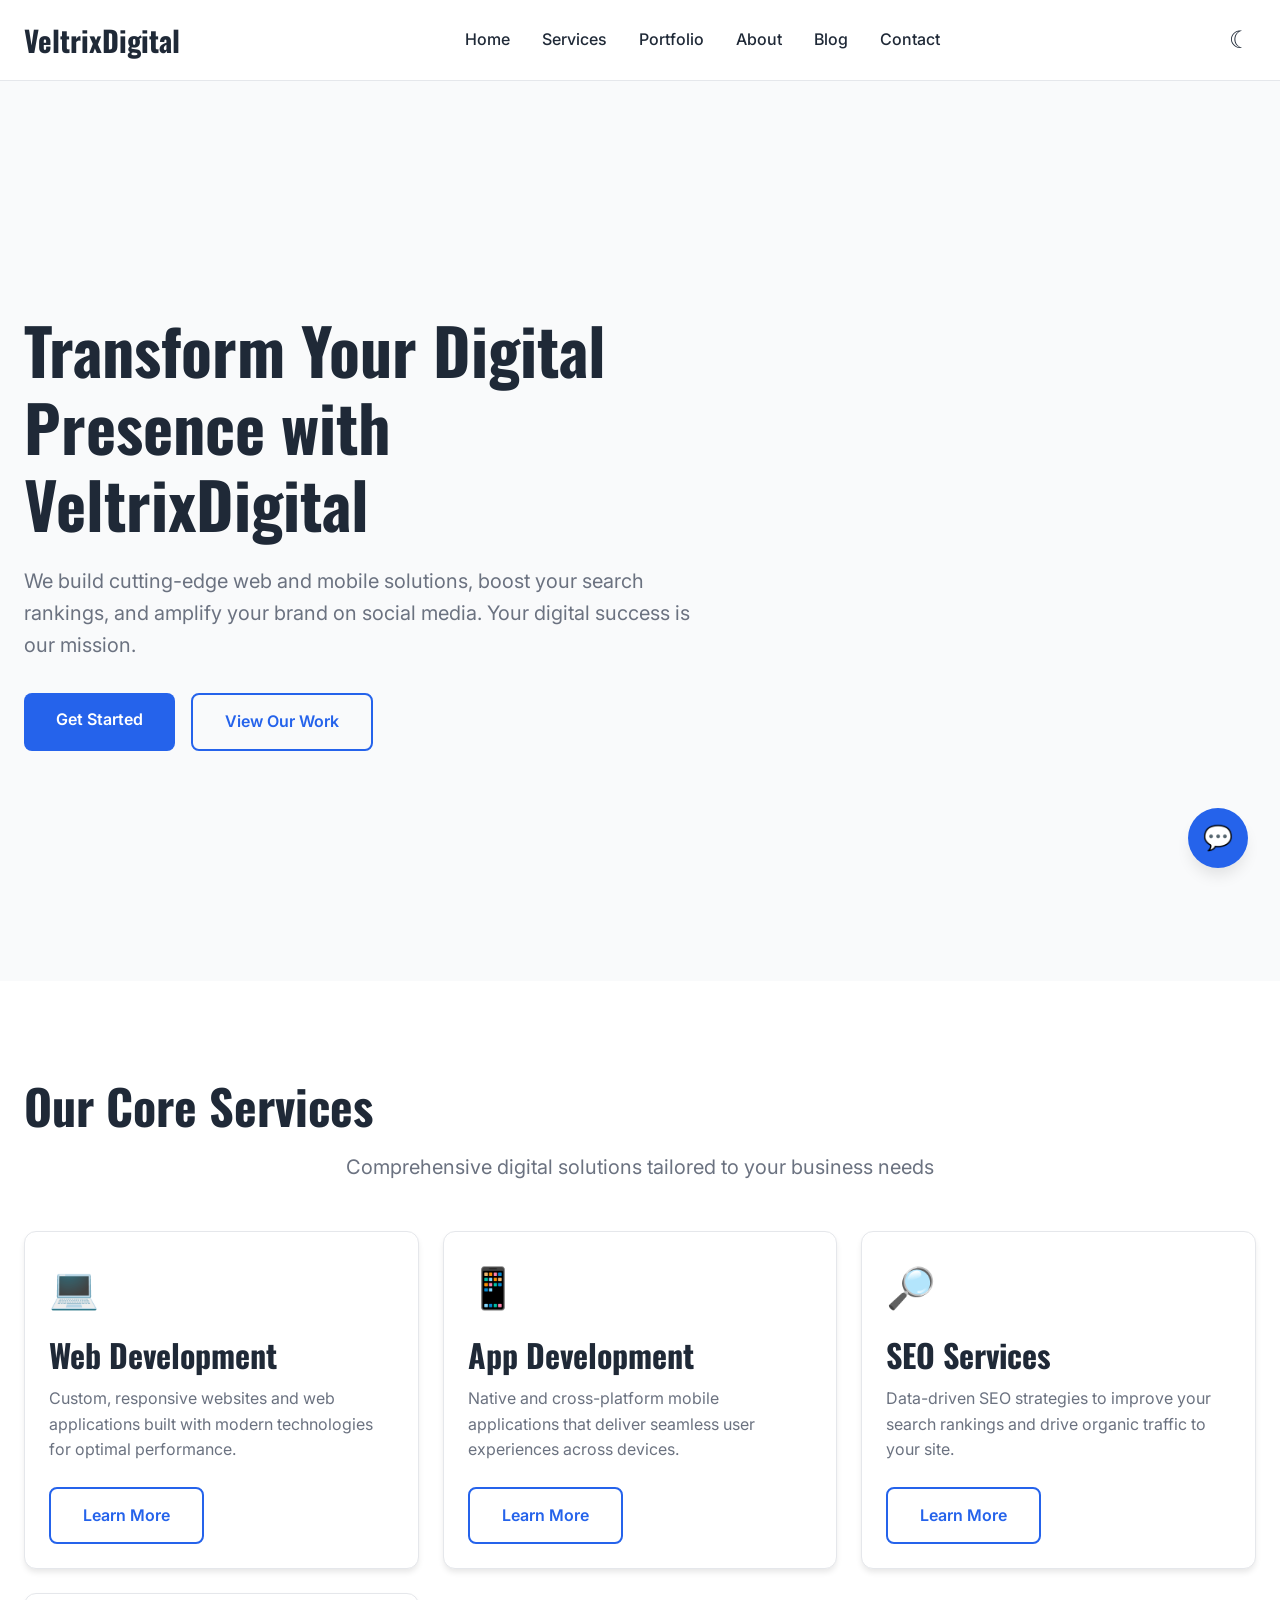
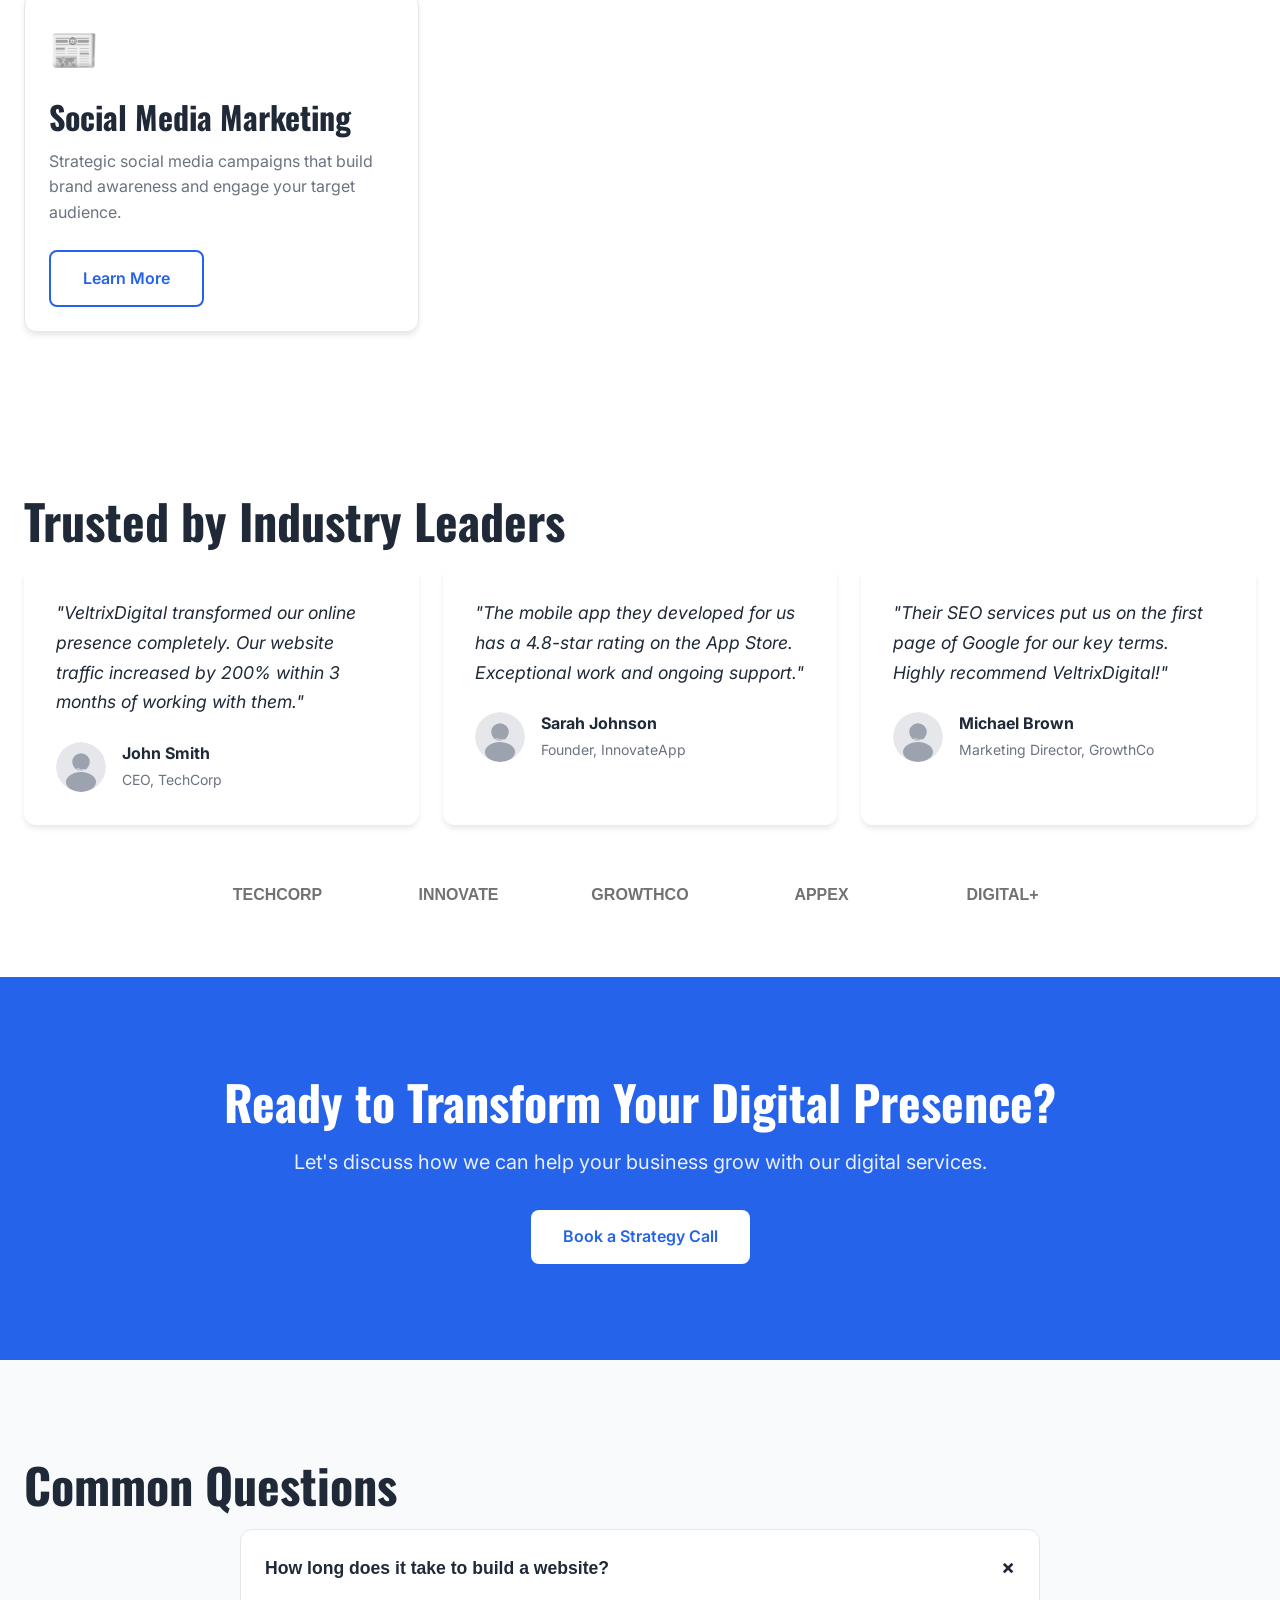
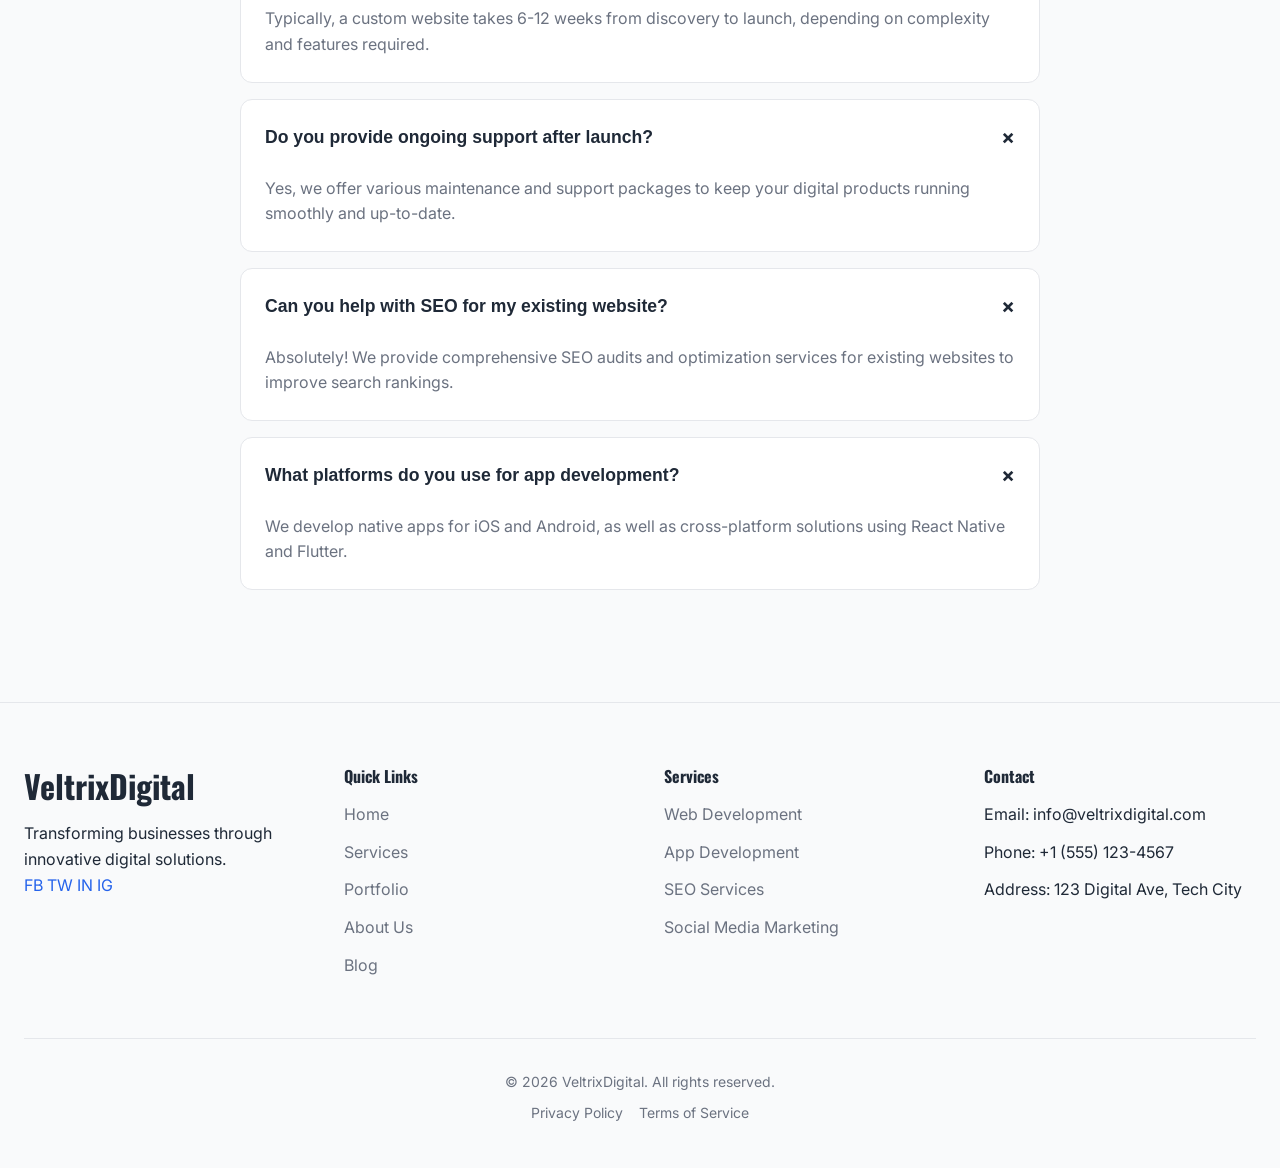
<file: index.html>
<!DOCTYPE html>
<html lang="en">
<head>
  <meta charset="UTF-8">
  <meta name="viewport" content="width=device-width, initial-scale=1.0">
  <meta name="description" content="VeltrixDigital - Leading IT digital services agency specializing in web development, app development, SEO services, and social media marketing.">
  <meta name="keywords" content="web development, app development, SEO services, social media marketing, digital agency">
  <meta name="author" content="VeltrixDigital">
  <title>VeltrixDigital | Leading IT Digital Services Agency</title>
  
  <!-- Preconnect for performance -->
  <link rel="preconnect" href="https://fonts.googleapis.com">
  <link rel="preconnect" href="https://fonts.gstatic.com" crossorigin>
  
  <!-- Fonts -->
  <link href="https://fonts.googleapis.com/css2?family=Inter:wght@400;500;600&family=Oswald:wght@600;700&display=swap" rel="stylesheet">
  
  <!-- Styles -->
  <link rel="stylesheet" href="css/style.css">
  <link rel="stylesheet" href="css/home.css">
  
  <!-- Favicon -->
  <link rel="icon" type="image/svg+xml" href="assets/images/favicon.svg">
</head>
<body>
  <!-- Skip Navigation for Accessibility -->
  <a href="#main-content" class="sr-only">Skip to main content</a>

  <!-- Header -->
  <header class="header" id="header" role="banner">
    <div class="container">
      <a href="index.html" class="logo" aria-label="VeltrixDigital Home">VeltrixDigital</a>
      
      <nav role="navigation" aria-label="Main Navigation">
        <ul class="nav-links" id="nav-links">
          <li><a href="index.html" aria-current="page">Home</a></li>
          <li><a href="pages/services.html">Services</a></li>
          <li><a href="pages/portfolio.html">Portfolio</a></li>
          <li><a href="pages/about.html">About</a></li>
          <li><a href="pages/blog.html">Blog</a></li>
          <li><a href="pages/contact.html">Contact</a></li>
        </ul>
      </nav>

      <div class="header-actions">
        <button class="theme-toggle" id="theme-toggle" aria-label="Toggle dark mode" title="Toggle dark mode">
          <span class="theme-icon">&#9790;</span>
        </button>
        <button class="hamburger" id="hamburger" aria-label="Toggle menu" aria-expanded="false">
          <span></span>
          <span></span>
          <span></span>
        </button>
      </div>
    </div>
  </header>

  <main id="main-content">
    <!-- Hero Section -->
    <section class="hero" aria-label="Hero">
      <div class="container">
        <div class="hero-content fade-in">
          <h1>Transform Your Digital Presence with VeltrixDigital</h1>
          <p>We build cutting-edge web and mobile solutions, boost your search rankings, and amplify your brand on social media. Your digital success is our mission.</p>
          <div class="hero-btns">
            <a href="pages/contact.html" class="btn btn-primary">Get Started</a>
            <a href="pages/portfolio.html" class="btn btn-secondary">View Our Work</a>
          </div>
        </div>
      </div>
    </section>

    <!-- Services Overview -->
    <section class="services-overview" aria-label="Our Services">
      <div class="container">
        <h2 class="fade-in">Our Core Services</h2>
        <p class="section-subtitle fade-in">Comprehensive digital solutions tailored to your business needs</p>
        
        <div class="bento-grid">
          <div class="bento-card fade-in">
            <div class="card-icon">&#128187;</div>
            <h3>Web Development</h3>
            <p>Custom, responsive websites and web applications built with modern technologies for optimal performance.</p>
            <a href="pages/services.html#web-dev" class="btn btn-secondary">Learn More</a>
          </div>

          <div class="bento-card fade-in">
            <div class="card-icon">&#128241;</div>
            <h3>App Development</h3>
            <p>Native and cross-platform mobile applications that deliver seamless user experiences across devices.</p>
            <a href="pages/services.html#app-dev" class="btn btn-secondary">Learn More</a>
          </div>

          <div class="bento-card fade-in">
            <div class="card-icon">&#128270;</div>
            <h3>SEO Services</h3>
            <p>Data-driven SEO strategies to improve your search rankings and drive organic traffic to your site.</p>
            <a href="pages/services.html#seo" class="btn btn-secondary">Learn More</a>
          </div>

          <div class="bento-card fade-in">
            <div class="card-icon">&#128240;</div>
            <h3>Social Media Marketing</h3>
            <p>Strategic social media campaigns that build brand awareness and engage your target audience.</p>
            <a href="pages/services.html#smm" class="btn btn-secondary">Learn More</a>
          </div>
        </div>
      </div>
    </section>

    <!-- Social Proof -->
    <section class="social-proof" aria-label="Client Testimonials">
      <div class="container">
        <h2 class="fade-in">Trusted by Industry Leaders</h2>
        
        <div class="testimonials-grid bento-grid">
          <div class="testimonial-card fade-in">
            <div class="testimonial-content">
              <p>"VeltrixDigital transformed our online presence completely. Our website traffic increased by 200% within 3 months of working with them."</p>
            </div>
            <div class="testimonial-author">
              <img src="assets/images/testimonial-1.svg" alt="John Smith" loading="lazy">
              <div>
                <strong>John Smith</strong>
                <span>CEO, TechCorp</span>
              </div>
            </div>
          </div>

          <div class="testimonial-card fade-in">
            <div class="testimonial-content">
              <p>"The mobile app they developed for us has a 4.8-star rating on the App Store. Exceptional work and ongoing support."</p>
            </div>
            <div class="testimonial-author">
              <img src="assets/images/testimonial-2.svg" alt="Sarah Johnson" loading="lazy">
              <div>
                <strong>Sarah Johnson</strong>
                <span>Founder, InnovateApp</span>
              </div>
            </div>
          </div>

          <div class="testimonial-card fade-in">
            <div class="testimonial-content">
              <p>"Their SEO services put us on the first page of Google for our key terms. Highly recommend VeltrixDigital!"</p>
            </div>
            <div class="testimonial-author">
              <img src="assets/images/testimonial-3.svg" alt="Michael Brown" loading="lazy">
              <div>
                <strong>Michael Brown</strong>
                <span>Marketing Director, GrowthCo</span>
              </div>
            </div>
          </div>
        </div>

        <div class="client-logos fade-in">
          <img src="assets/images/client-1.svg" alt="TechCorp" loading="lazy">
          <img src="assets/images/client-2.svg" alt="InnovateApp" loading="lazy">
          <img src="assets/images/client-3.svg" alt="GrowthCo" loading="lazy">
          <img src="assets/images/client-4.svg" alt="AppEx" loading="lazy">
          <img src="assets/images/client-5.svg" alt="Digital+" loading="lazy">
        </div>
      </div>
    </section>

    <!-- CTA Section -->
    <section class="cta-section" aria-label="Call to Action">
      <div class="container">
        <div class="cta-content fade-in">
          <h2>Ready to Transform Your Digital Presence?</h2>
          <p>Let's discuss how we can help your business grow with our digital services.</p>
          <a href="pages/contact.html" class="btn btn-primary">Book a Strategy Call</a>
        </div>
      </div>
    </section>

    <!-- FAQ Section -->
    <section class="faq-section" aria-label="Frequently Asked Questions">
      <div class="container">
        <h2 class="fade-in">Common Questions</h2>
        
        <div class="faq-list">
          <div class="faq-item fade-in">
            <button class="faq-question" aria-expanded="false">
              How long does it take to build a website?
              <span class="faq-icon">+</span>
            </button>
            <div class="faq-answer">
              <p>Typically, a custom website takes 6-12 weeks from discovery to launch, depending on complexity and features required.</p>
            </div>
          </div>

          <div class="faq-item fade-in">
            <button class="faq-question" aria-expanded="false">
              Do you provide ongoing support after launch?
              <span class="faq-icon">+</span>
            </button>
            <div class="faq-answer">
              <p>Yes, we offer various maintenance and support packages to keep your digital products running smoothly and up-to-date.</p>
            </div>
          </div>

          <div class="faq-item fade-in">
            <button class="faq-question" aria-expanded="false">
              Can you help with SEO for my existing website?
              <span class="faq-icon">+</span>
            </button>
            <div class="faq-answer">
              <p>Absolutely! We provide comprehensive SEO audits and optimization services for existing websites to improve search rankings.</p>
            </div>
          </div>

          <div class="faq-item fade-in">
            <button class="faq-question" aria-expanded="false">
              What platforms do you use for app development?
              <span class="faq-icon">+</span>
            </button>
            <div class="faq-answer">
              <p>We develop native apps for iOS and Android, as well as cross-platform solutions using React Native and Flutter.</p>
            </div>
          </div>
        </div>
      </div>
    </section>
  </main>

  <!-- Footer -->
  <footer class="footer" role="contentinfo">
    <div class="container">
      <div class="footer-grid">
        <div class="footer-brand">
          <h3>VeltrixDigital</h3>
          <p>Transforming businesses through innovative digital solutions.</p>
          <div class="social-icons">
            <a href="#" aria-label="Facebook"><span>FB</span></a>
            <a href="#" aria-label="Twitter"><span>TW</span></a>
            <a href="#" aria-label="LinkedIn"><span>IN</span></a>
            <a href="#" aria-label="Instagram"><span>IG</span></a>
          </div>
        </div>

        <div class="footer-links-section">
          <h4>Quick Links</h4>
          <ul class="footer-links">
            <li><a href="index.html">Home</a></li>
            <li><a href="pages/services.html">Services</a></li>
            <li><a href="pages/portfolio.html">Portfolio</a></li>
            <li><a href="pages/about.html">About Us</a></li>
            <li><a href="pages/blog.html">Blog</a></li>
          </ul>
        </div>

        <div class="footer-links-section">
          <h4>Services</h4>
          <ul class="footer-links">
            <li><a href="pages/services.html#web-dev">Web Development</a></li>
            <li><a href="pages/services.html#app-dev">App Development</a></li>
            <li><a href="pages/services.html#seo">SEO Services</a></li>
            <li><a href="pages/services.html#smm">Social Media Marketing</a></li>
          </ul>
        </div>

        <div class="footer-links-section">
          <h4>Contact</h4>
          <ul class="footer-links">
            <li>Email: info@veltrixdigital.com</li>
            <li>Phone: +1 (555) 123-4567</li>
            <li>Address: 123 Digital Ave, Tech City</li>
          </ul>
        </div>
      </div>

      <div class="footer-bottom">
        <p>&copy; 2026 VeltrixDigital. All rights reserved.</p>
        <ul class="footer-links" style="display: flex; gap: 1rem; justify-content: center; margin-top: 0.5rem;">
          <li><a href="pages/privacy-policy.html">Privacy Policy</a></li>
          <li><a href="pages/terms.html">Terms of Service</a></li>
        </ul>
      </div>
    </div>
  </footer>

  <!-- AI Chatbot -->
  <div class="chatbot" id="chatbot" role="dialog" aria-label="AI Chat Assistant">
    <button class="chatbot-toggle" id="chatbot-toggle" aria-label="Open chat assistant">
      <span class="chat-icon">&#128172;</span>
    </button>
    
    <div class="chatbot-window" id="chatbot-window" hidden>
      <div class="chatbot-header">
        <h3>VeltrixDigital Assistant</h3>
        <button class="chatbot-close" id="chatbot-close" aria-label="Close chat">&times;</button>
      </div>
      <div class="chatbot-messages" id="chatbot-messages">
        <div class="chat-message bot">
          <p>Hello! I'm here to help. How can I assist you with our digital services?</p>
        </div>
      </div>
      <form class="chatbot-input" id="chatbot-form">
        <input type="text" id="chatbot-input" placeholder="Type your message..." aria-label="Type your message" required>
        <button type="submit" aria-label="Send message">Send</button>
      </form>
    </div>
  </div>

  <script src="js/main.js"></script>
  <script src="js/chatbot.js"></script>
</body>
</html>
</file>
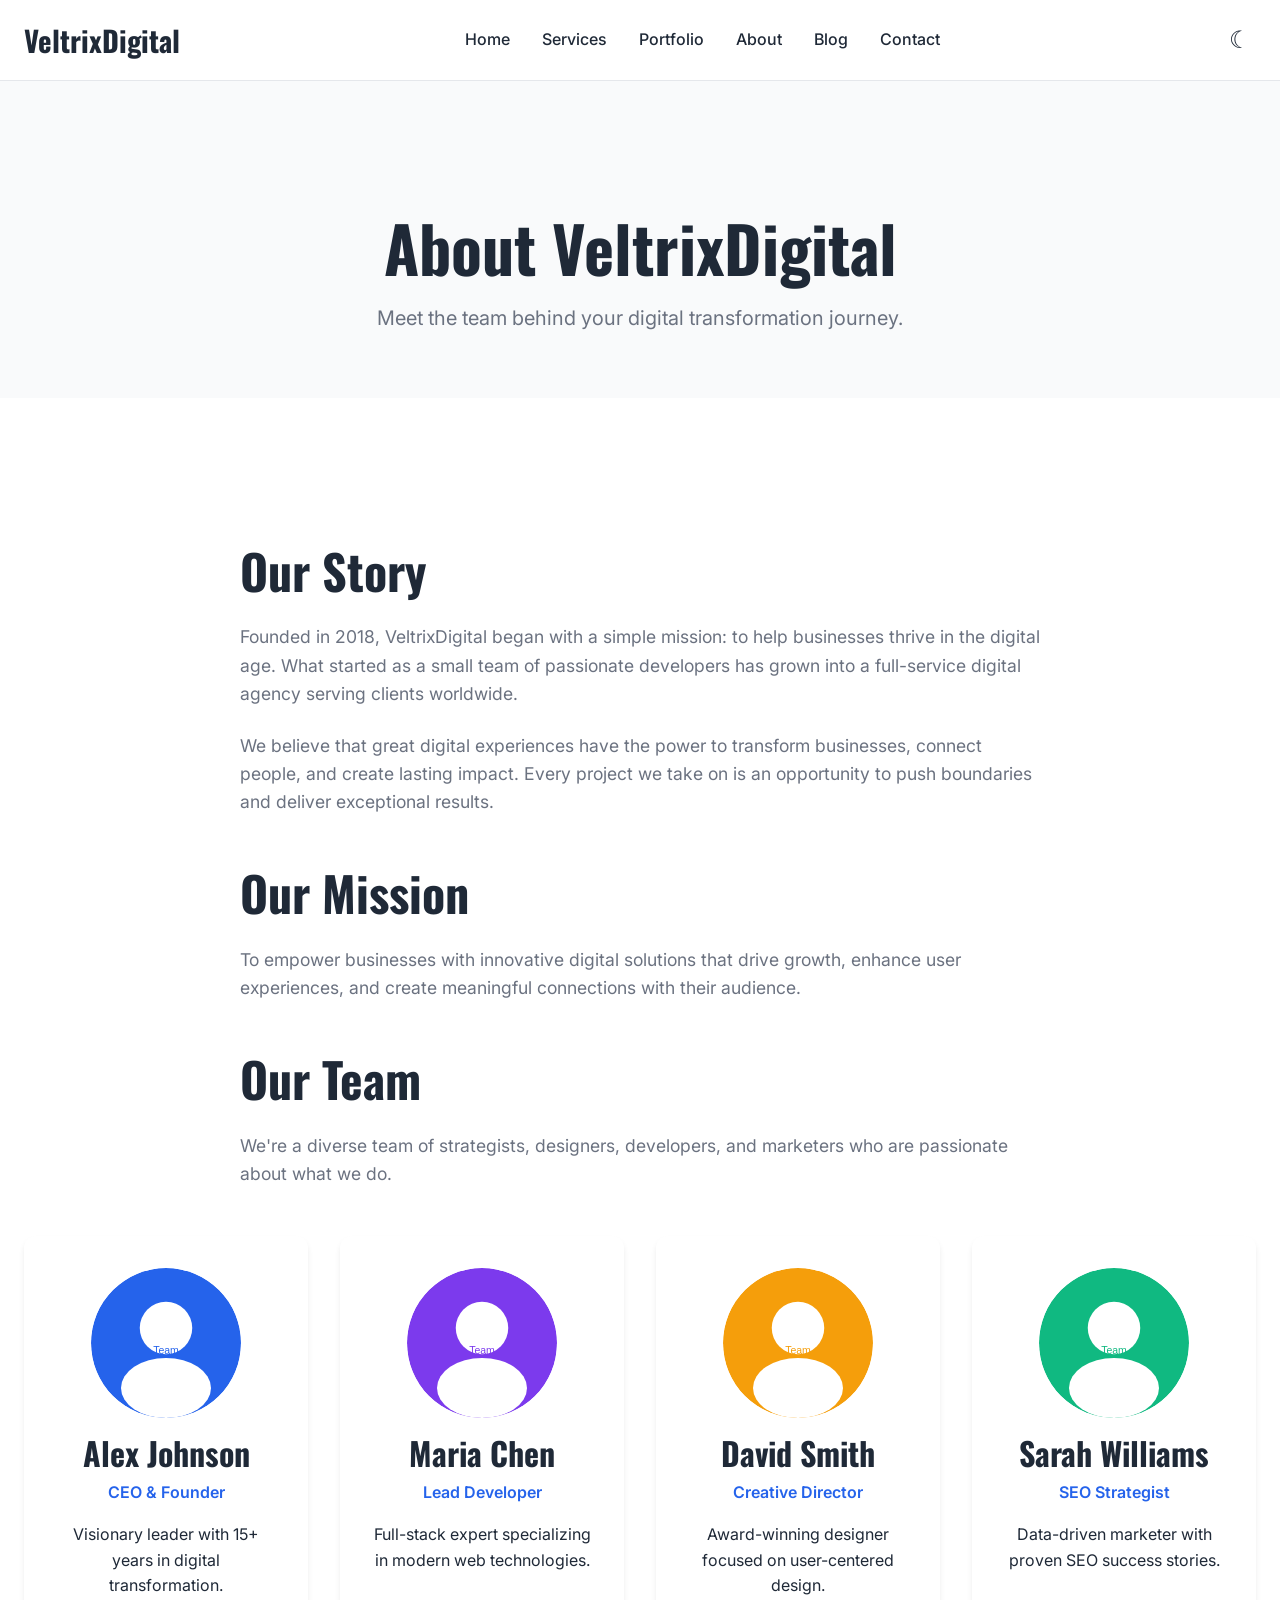
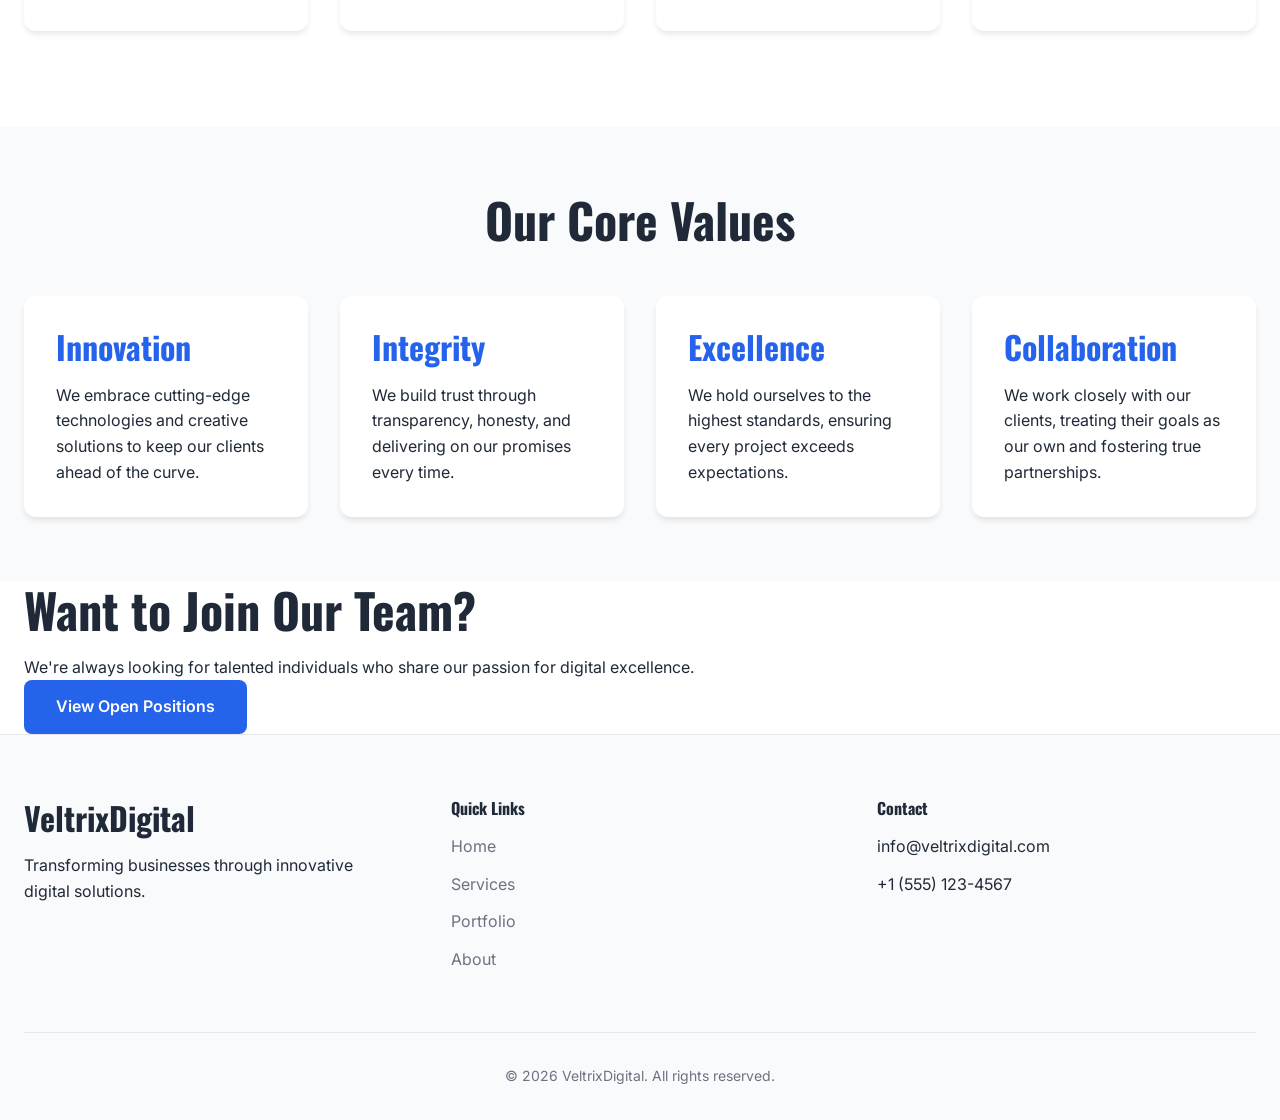
<file: pages/about.html>
<!DOCTYPE html>
<html lang="en">
<head>
  <meta charset="UTF-8">
  <meta name="viewport" content="width=device-width, initial-scale=1.0">
  <meta name="description" content="Learn about VeltrixDigital - our story, mission, team, and values. We're a passionate team of digital experts.">
  <title>About Us | VeltrixDigital</title>
  <link rel="preconnect" href="https://fonts.googleapis.com">
  <link rel="preconnect" href="https://fonts.gstatic.com" crossorigin>
  <link href="https://fonts.googleapis.com/css2?family=Inter:wght@400;500;600&family=Oswald:wght@600;700&display=swap" rel="stylesheet">
  <link rel="stylesheet" href="../css/style.css">
  <link rel="stylesheet" href="../css/pages.css">
</head>
<body>
  <a href="#main-content" class="sr-only">Skip to main content</a>

  <header class="header" id="header" role="banner">
    <div class="container">
      <a href="../index.html" class="logo">VeltrixDigital</a>
      <nav role="navigation" aria-label="Main Navigation">
        <ul class="nav-links" id="nav-links">
          <li><a href="../index.html">Home</a></li>
          <li><a href="services.html">Services</a></li>
          <li><a href="portfolio.html">Portfolio</a></li>
          <li><a href="about.html" aria-current="page">About</a></li>
          <li><a href="blog.html">Blog</a></li>
          <li><a href="contact.html">Contact</a></li>
        </ul>
      </nav>
      <div class="header-actions">
        <button class="theme-toggle" id="theme-toggle" aria-label="Toggle dark mode"><span class="theme-icon">&#9790;</span></button>
        <button class="hamburger" id="hamburger" aria-label="Toggle menu"><span></span><span></span><span></span></button>
      </div>
    </div>
  </header>

  <main id="main-content">
    <section class="page-hero">
      <div class="container">
        <h1>About VeltrixDigital</h1>
        <p>Meet the team behind your digital transformation journey.</p>
      </div>
    </section>

    <section class="about-section">
      <div class="container">
        <div class="about-content fade-in">
          <h2>Our Story</h2>
          <p>Founded in 2018, VeltrixDigital began with a simple mission: to help businesses thrive in the digital age. What started as a small team of passionate developers has grown into a full-service digital agency serving clients worldwide.</p>
          <p>We believe that great digital experiences have the power to transform businesses, connect people, and create lasting impact. Every project we take on is an opportunity to push boundaries and deliver exceptional results.</p>

          <h2>Our Mission</h2>
          <p>To empower businesses with innovative digital solutions that drive growth, enhance user experiences, and create meaningful connections with their audience.</p>

          <h2>Our Team</h2>
          <p>We're a diverse team of strategists, designers, developers, and marketers who are passionate about what we do.</p>
        </div>

        <div class="team-grid">
          <div class="team-member fade-in">
            <img src="../assets/images/team-1.svg" alt="Alex Johnson" loading="lazy">
            <h3>Alex Johnson</h3>
            <div class="role">CEO & Founder</div>
            <p>Visionary leader with 15+ years in digital transformation.</p>
          </div>

          <div class="team-member fade-in">
            <img src="../assets/images/team-2.svg" alt="Maria Chen" loading="lazy">
            <h3>Maria Chen</h3>
            <div class="role">Lead Developer</div>
            <p>Full-stack expert specializing in modern web technologies.</p>
          </div>

          <div class="team-member fade-in">
            <img src="../assets/images/team-3.svg" alt="David Smith" loading="lazy">
            <h3>David Smith</h3>
            <div class="role">Creative Director</div>
            <p>Award-winning designer focused on user-centered design.</p>
          </div>

          <div class="team-member fade-in">
            <img src="../assets/images/team-4.svg" alt="Sarah Williams" loading="lazy">
            <h3>Sarah Williams</h3>
            <div class="role">SEO Strategist</div>
            <p>Data-driven marketer with proven SEO success stories.</p>
          </div>
        </div>
      </div>
    </section>

    <section class="mission-values">
      <div class="container">
        <h2 class="fade-in" style="text-align: center;">Our Core Values</h2>
        <div class="values-grid">
          <div class="value-card fade-in">
            <h3>Innovation</h3>
            <p>We embrace cutting-edge technologies and creative solutions to keep our clients ahead of the curve.</p>
          </div>

          <div class="value-card fade-in">
            <h3>Integrity</h3>
            <p>We build trust through transparency, honesty, and delivering on our promises every time.</p>
          </div>

          <div class="value-card fade-in">
            <h3>Excellence</h3>
            <p>We hold ourselves to the highest standards, ensuring every project exceeds expectations.</p>
          </div>

          <div class="value-card fade-in">
            <h3>Collaboration</h3>
            <p>We work closely with our clients, treating their goals as our own and fostering true partnerships.</p>
          </div>
        </div>
      </div>
    </section>

    <section class="cta-section">
      <div class="container">
        <div class="cta-content fade-in">
          <h2>Want to Join Our Team?</h2>
          <p>We're always looking for talented individuals who share our passion for digital excellence.</p>
          <a href="careers.html" class="btn btn-primary">View Open Positions</a>
        </div>
      </div>
    </section>
  </main>

  <footer class="footer" role="contentinfo">
    <div class="container">
      <div class="footer-grid">
        <div class="footer-brand">
          <h3>VeltrixDigital</h3>
          <p>Transforming businesses through innovative digital solutions.</p>
        </div>
        <div class="footer-links-section">
          <h4>Quick Links</h4>
          <ul class="footer-links">
            <li><a href="../index.html">Home</a></li>
            <li><a href="services.html">Services</a></li>
            <li><a href="portfolio.html">Portfolio</a></li>
            <li><a href="about.html">About</a></li>
          </ul>
        </div>
        <div class="footer-links-section">
          <h4>Contact</h4>
          <ul class="footer-links">
            <li>info@veltrixdigital.com</li>
            <li>+1 (555) 123-4567</li>
          </ul>
        </div>
      </div>
      <div class="footer-bottom">
        <p>&copy; 2026 VeltrixDigital. All rights reserved.</p>
      </div>
    </div>
  </footer>

  <script src="../js/main.js"></script>
  <script src="../js/chatbot.js"></script>
</body>
</html>
</file>
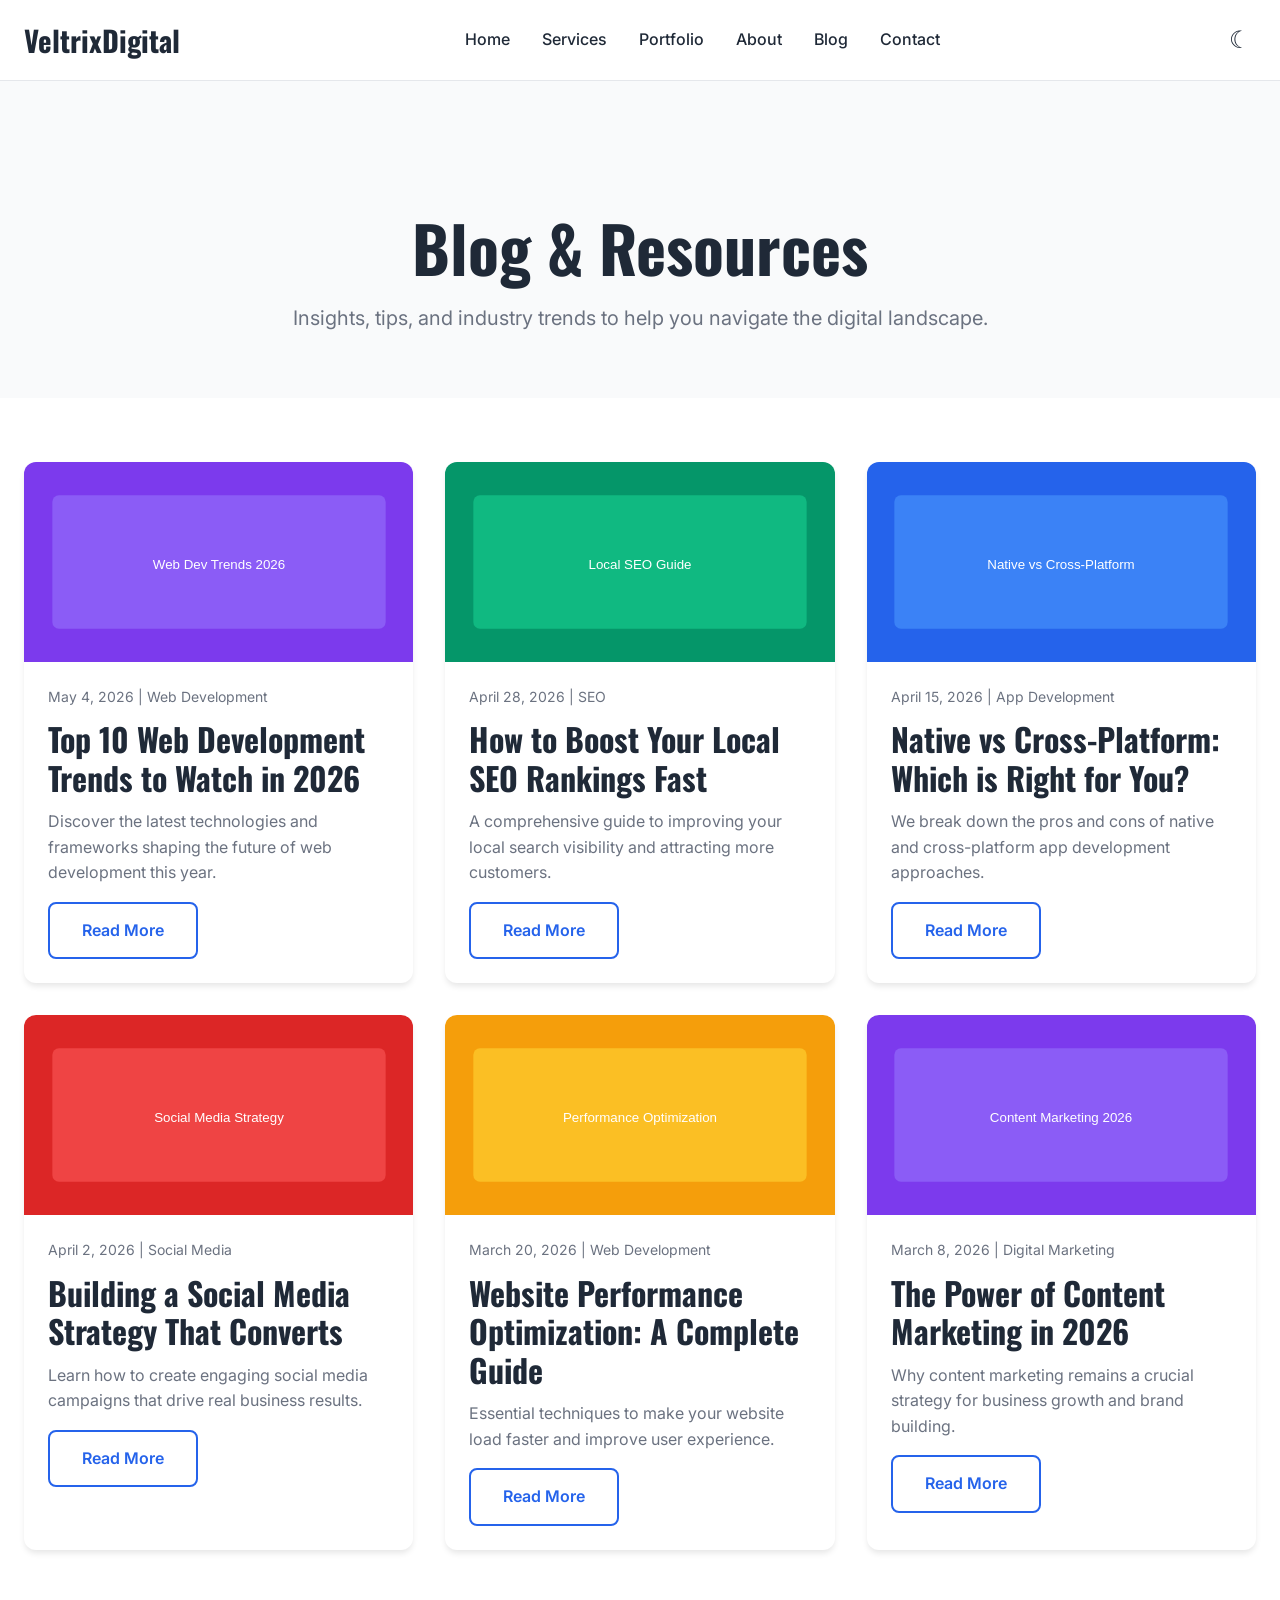
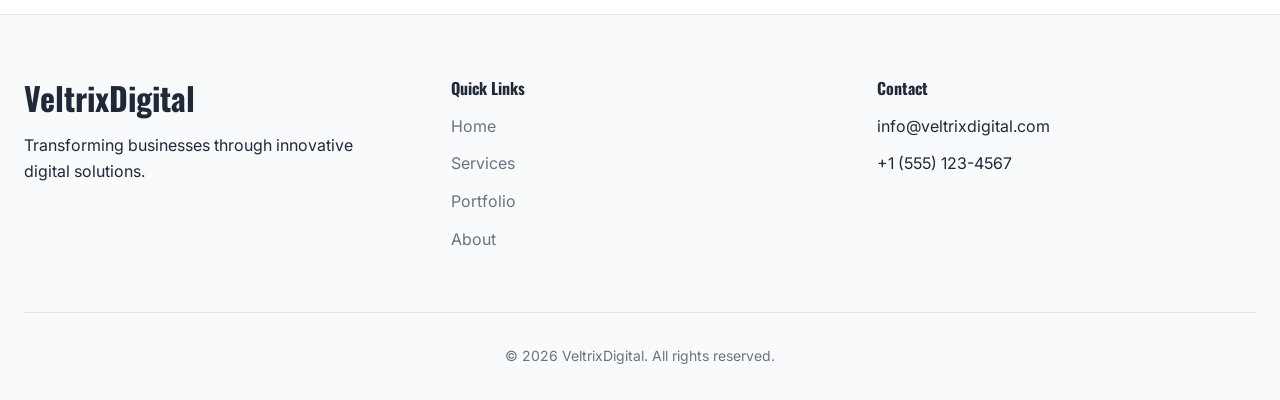
<file: pages/blog.html>
<!DOCTYPE html>
<html lang="en">
<head>
  <meta charset="UTF-8">
  <meta name="viewport" content="width=device-width, initial-scale=1.0">
  <meta name="description" content="VeltrixDigital Blog - Latest insights on web development, app development, SEO, and digital marketing.">
  <title>Blog & Resources | VeltrixDigital</title>
  <link rel="preconnect" href="https://fonts.googleapis.com">
  <link rel="preconnect" href="https://fonts.gstatic.com" crossorigin>
  <link href="https://fonts.googleapis.com/css2?family=Inter:wght@400;500;600&family=Oswald:wght@600;700&display=swap" rel="stylesheet">
  <link rel="stylesheet" href="../css/style.css">
  <link rel="stylesheet" href="../css/pages.css">
</head>
<body>
  <a href="#main-content" class="sr-only">Skip to main content</a>

  <header class="header" id="header" role="banner">
    <div class="container">
      <a href="../index.html" class="logo">VeltrixDigital</a>
      <nav role="navigation" aria-label="Main Navigation">
        <ul class="nav-links" id="nav-links">
          <li><a href="../index.html">Home</a></li>
          <li><a href="services.html">Services</a></li>
          <li><a href="portfolio.html">Portfolio</a></li>
          <li><a href="about.html">About</a></li>
          <li><a href="blog.html" aria-current="page">Blog</a></li>
          <li><a href="contact.html">Contact</a></li>
        </ul>
      </nav>
      <div class="header-actions">
        <button class="theme-toggle" id="theme-toggle" aria-label="Toggle dark mode"><span class="theme-icon">&#9790;</span></button>
        <button class="hamburger" id="hamburger" aria-label="Toggle menu"><span></span><span></span><span></span></button>
      </div>
    </div>
  </header>

  <main id="main-content">
    <section class="page-hero">
      <div class="container">
        <h1>Blog & Resources</h1>
        <p>Insights, tips, and industry trends to help you navigate the digital landscape.</p>
      </div>
    </section>

    <section class="blog-section">
      <div class="container">
        <div class="blog-grid">
          <article class="blog-card fade-in">
            <img src="../assets/images/blog-1.svg" alt="Web Development Trends" class="blog-image" loading="lazy">
            <div class="blog-content">
              <div class="blog-meta">
                <span>May 4, 2026</span> | <span>Web Development</span>
              </div>
              <h3>Top 10 Web Development Trends to Watch in 2026</h3>
              <p>Discover the latest technologies and frameworks shaping the future of web development this year.</p>
              <a href="#" class="btn btn-secondary">Read More</a>
            </div>
          </article>

          <article class="blog-card fade-in">
            <img src="../assets/images/blog-2.svg" alt="SEO Strategy" class="blog-image" loading="lazy">
            <div class="blog-content">
              <div class="blog-meta">
                <span>April 28, 2026</span> | <span>SEO</span>
              </div>
              <h3>How to Boost Your Local SEO Rankings Fast</h3>
              <p>A comprehensive guide to improving your local search visibility and attracting more customers.</p>
              <a href="#" class="btn btn-secondary">Read More</a>
            </div>
          </article>

          <article class="blog-card fade-in">
            <img src="../assets/images/blog-3.svg" alt="App Development" class="blog-image" loading="lazy">
            <div class="blog-content">
              <div class="blog-meta">
                <span>April 15, 2026</span> | <span>App Development</span>
              </div>
              <h3>Native vs Cross-Platform: Which is Right for You?</h3>
              <p>We break down the pros and cons of native and cross-platform app development approaches.</p>
              <a href="#" class="btn btn-secondary">Read More</a>
            </div>
          </article>

          <article class="blog-card fade-in">
            <img src="../assets/images/blog-4.svg" alt="Social Media Marketing" class="blog-image" loading="lazy">
            <div class="blog-content">
              <div class="blog-meta">
                <span>April 2, 2026</span> | <span>Social Media</span>
              </div>
              <h3>Building a Social Media Strategy That Converts</h3>
              <p>Learn how to create engaging social media campaigns that drive real business results.</p>
              <a href="#" class="btn btn-secondary">Read More</a>
            </div>
          </article>

          <article class="blog-card fade-in">
            <img src="../assets/images/blog-5.svg" alt="Performance Optimization" class="blog-image" loading="lazy">
            <div class="blog-content">
              <div class="blog-meta">
                <span>March 20, 2026</span> | <span>Web Development</span>
              </div>
              <h3>Website Performance Optimization: A Complete Guide</h3>
              <p>Essential techniques to make your website load faster and improve user experience.</p>
              <a href="#" class="btn btn-secondary">Read More</a>
            </div>
          </article>

          <article class="blog-card fade-in">
            <img src="../assets/images/blog-6.svg" alt="Content Marketing" class="blog-image" loading="lazy">
            <div class="blog-content">
              <div class="blog-meta">
                <span>March 8, 2026</span> | <span>Digital Marketing</span>
              </div>
              <h3>The Power of Content Marketing in 2026</h3>
              <p>Why content marketing remains a crucial strategy for business growth and brand building.</p>
              <a href="#" class="btn btn-secondary">Read More</a>
            </div>
          </article>
        </div>
      </div>
    </section>
  </main>

  <footer class="footer" role="contentinfo">
    <div class="container">
      <div class="footer-grid">
        <div class="footer-brand">
          <h3>VeltrixDigital</h3>
          <p>Transforming businesses through innovative digital solutions.</p>
        </div>
        <div class="footer-links-section">
          <h4>Quick Links</h4>
          <ul class="footer-links">
            <li><a href="../index.html">Home</a></li>
            <li><a href="services.html">Services</a></li>
            <li><a href="portfolio.html">Portfolio</a></li>
            <li><a href="about.html">About</a></li>
          </ul>
        </div>
        <div class="footer-links-section">
          <h4>Contact</h4>
          <ul class="footer-links">
            <li>info@veltrixdigital.com</li>
            <li>+1 (555) 123-4567</li>
          </ul>
        </div>
      </div>
      <div class="footer-bottom">
        <p>&copy; 2026 VeltrixDigital. All rights reserved.</p>
      </div>
    </div>
  </footer>

  <script src="../js/main.js"></script>
  <script src="../js/chatbot.js"></script>
</body>
</html>
</file>
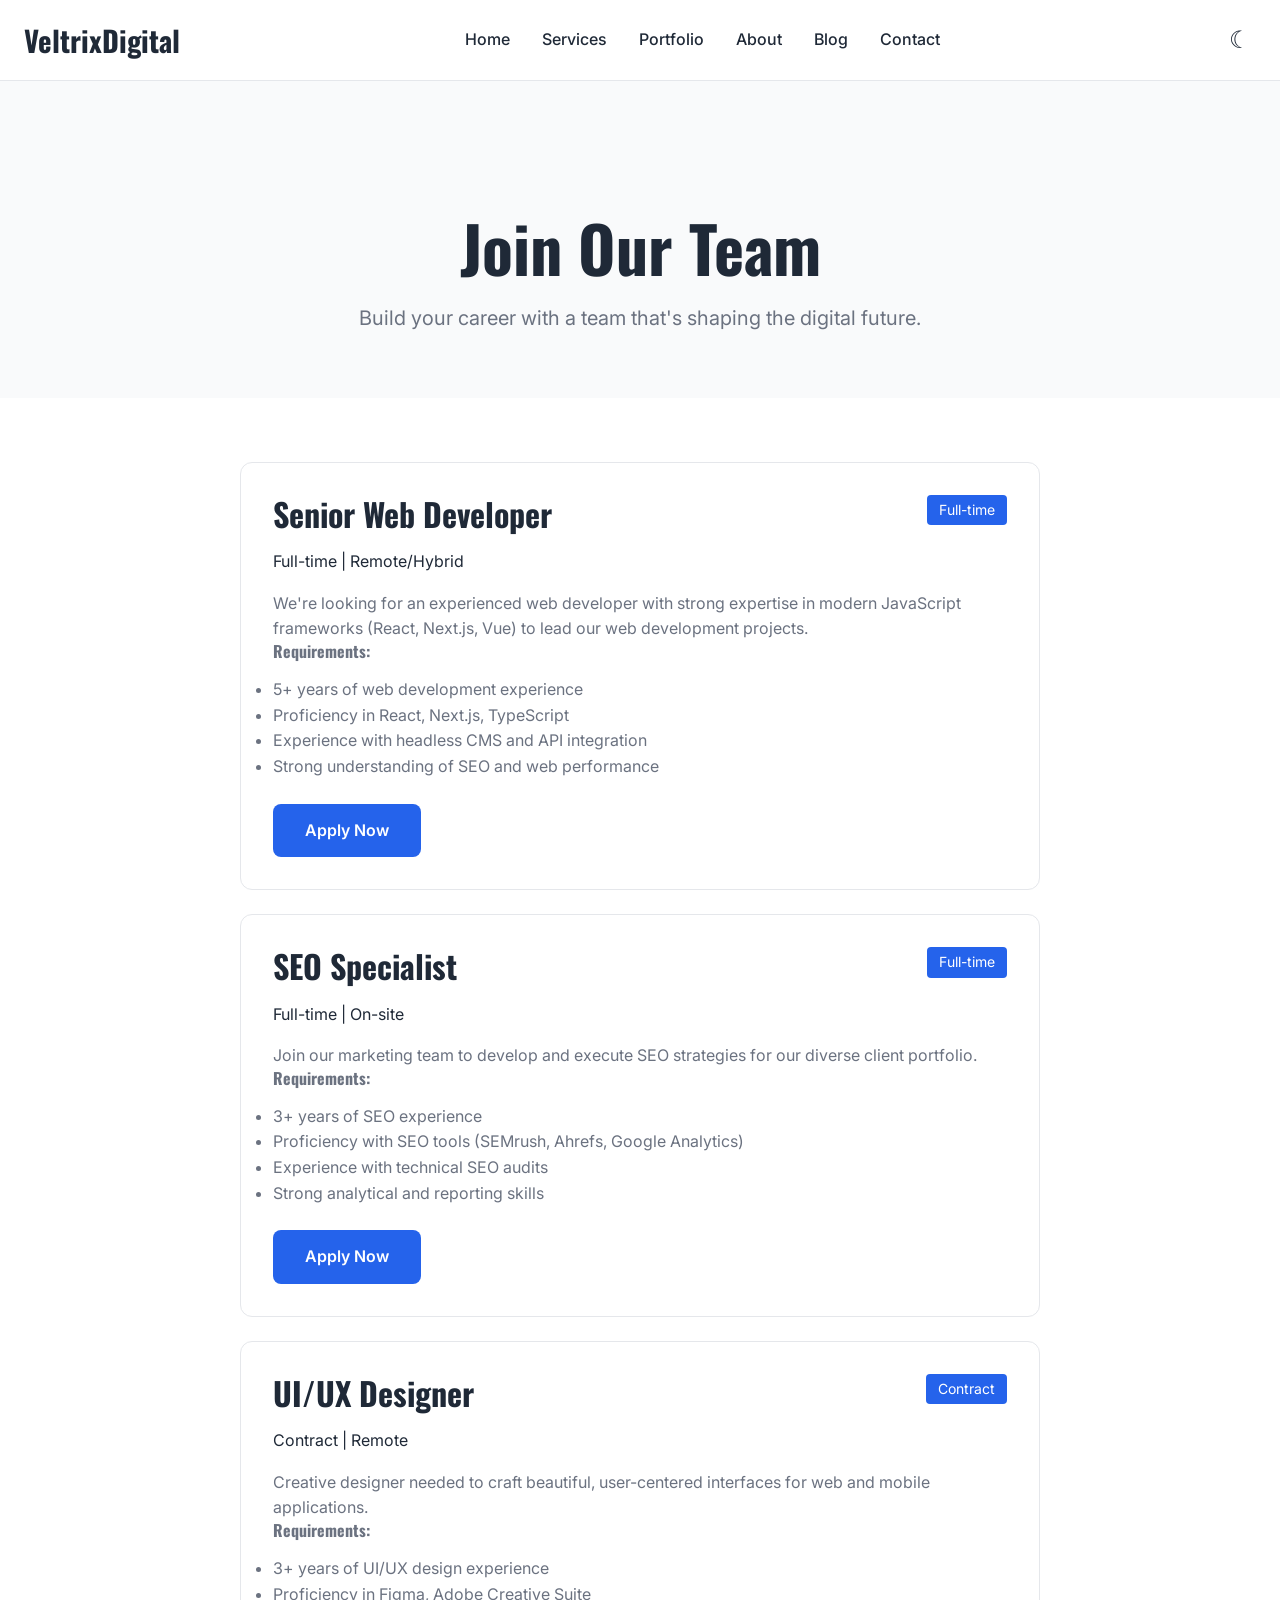
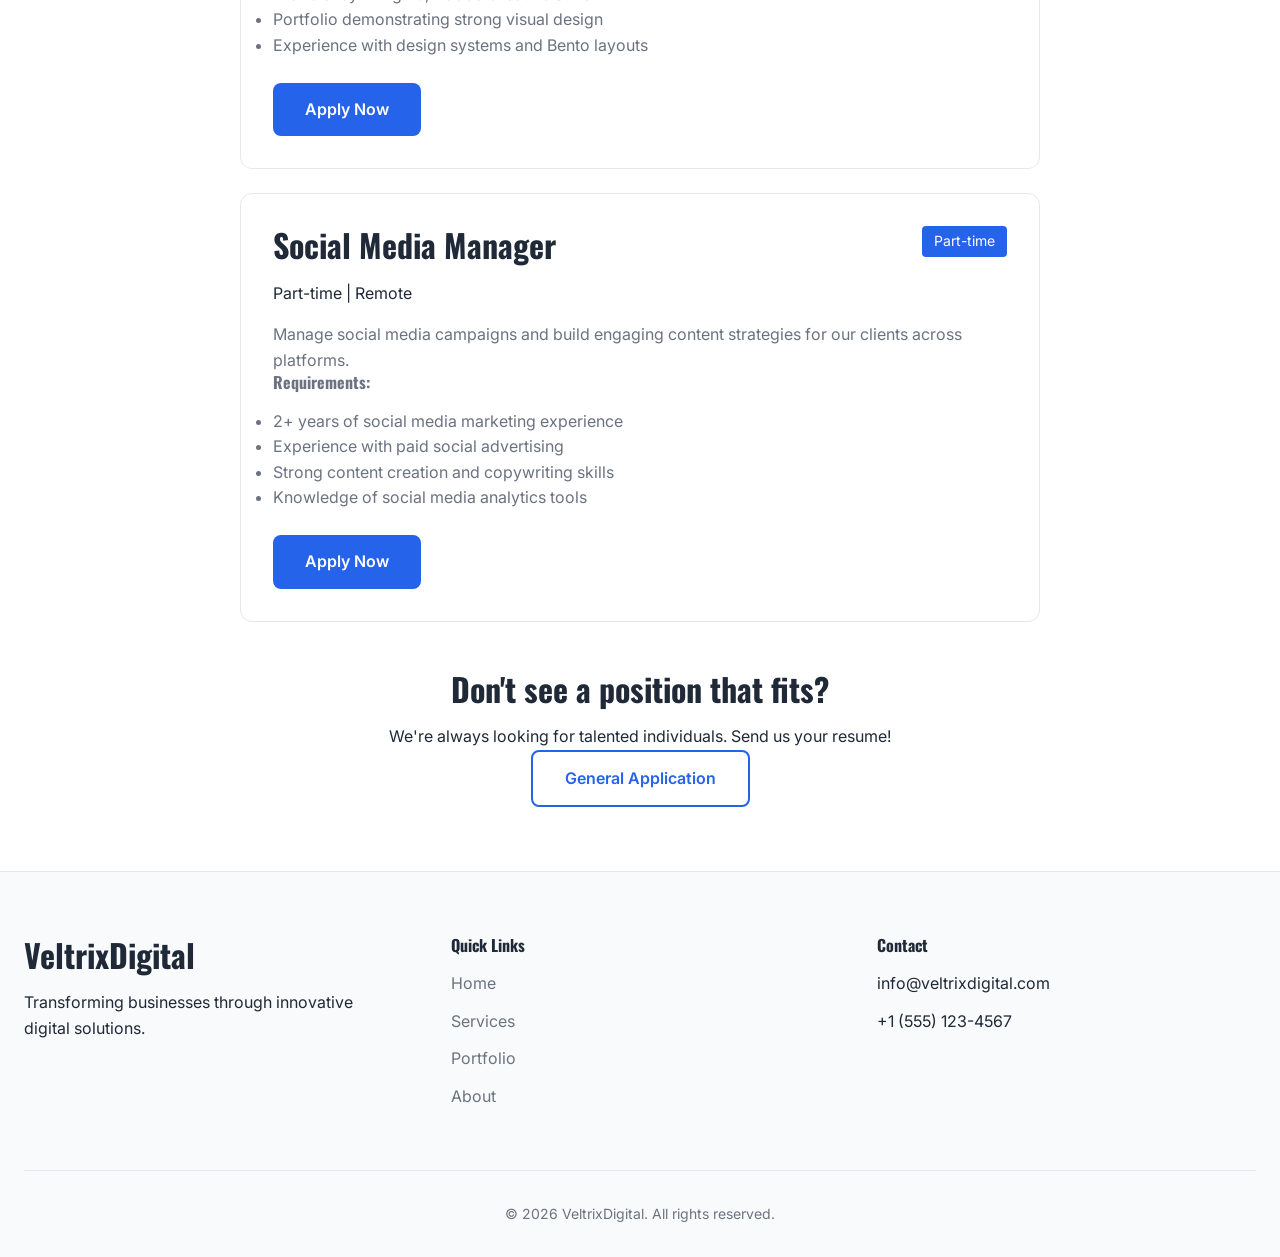
<file: pages/careers.html>
<!DOCTYPE html>
<html lang="en">
<head>
  <meta charset="UTF-8">
  <meta name="viewport" content="width=device-width, initial-scale=1.0">
  <meta name="description" content="Join the VeltrixDigital team. View our open positions and start your career in digital services.">
  <title>Careers | VeltrixDigital</title>
  <link rel="preconnect" href="https://fonts.googleapis.com">
  <link rel="preconnect" href="https://fonts.gstatic.com" crossorigin>
  <link href="https://fonts.googleapis.com/css2?family=Inter:wght@400;500;600&family=Oswald:wght@600;700&display=swap" rel="stylesheet">
  <link rel="stylesheet" href="../css/style.css">
  <link rel="stylesheet" href="../css/pages.css">
</head>
<body>
  <a href="#main-content" class="sr-only">Skip to main content</a>

  <header class="header" id="header" role="banner">
    <div class="container">
      <a href="../index.html" class="logo">VeltrixDigital</a>
      <nav role="navigation" aria-label="Main Navigation">
        <ul class="nav-links" id="nav-links">
          <li><a href="../index.html">Home</a></li>
          <li><a href="services.html">Services</a></li>
          <li><a href="portfolio.html">Portfolio</a></li>
          <li><a href="about.html">About</a></li>
          <li><a href="blog.html">Blog</a></li>
          <li><a href="contact.html">Contact</a></li>
        </ul>
      </nav>
      <div class="header-actions">
        <button class="theme-toggle" id="theme-toggle" aria-label="Toggle dark mode"><span class="theme-icon">&#9790;</span></button>
        <button class="hamburger" id="hamburger" aria-label="Toggle menu"><span></span><span></span><span></span></button>
      </div>
    </div>
  </header>

  <main id="main-content">
    <section class="page-hero">
      <div class="container">
        <h1>Join Our Team</h1>
        <p>Build your career with a team that's shaping the digital future.</p>
      </div>
    </section>

    <section class="careers-section">
      <div class="container">
        <div class="job-listings">
          <div class="job-card fade-in">
            <div class="job-header">
              <div>
                <h3>Senior Web Developer</h3>
                <p>Full-time | Remote/Hybrid</p>
              </div>
              <span class="job-type">Full-time</span>
            </div>
            <div class="job-description">
              <p>We're looking for an experienced web developer with strong expertise in modern JavaScript frameworks (React, Next.js, Vue) to lead our web development projects.</p>
              <h4>Requirements:</h4>
              <ul>
                <li>5+ years of web development experience</li>
                <li>Proficiency in React, Next.js, TypeScript</li>
                <li>Experience with headless CMS and API integration</li>
                <li>Strong understanding of SEO and web performance</li>
              </ul>
            </div>
            <a href="contact.html" class="btn btn-primary">Apply Now</a>
          </div>

          <div class="job-card fade-in">
            <div class="job-header">
              <div>
                <h3>SEO Specialist</h3>
                <p>Full-time | On-site</p>
              </div>
              <span class="job-type">Full-time</span>
            </div>
            <div class="job-description">
              <p>Join our marketing team to develop and execute SEO strategies for our diverse client portfolio.</p>
              <h4>Requirements:</h4>
              <ul>
                <li>3+ years of SEO experience</li>
                <li>Proficiency with SEO tools (SEMrush, Ahrefs, Google Analytics)</li>
                <li>Experience with technical SEO audits</li>
                <li>Strong analytical and reporting skills</li>
              </ul>
            </div>
            <a href="contact.html" class="btn btn-primary">Apply Now</a>
          </div>

          <div class="job-card fade-in">
            <div class="job-header">
              <div>
                <h3>UI/UX Designer</h3>
                <p>Contract | Remote</p>
              </div>
              <span class="job-type">Contract</span>
            </div>
            <div class="job-description">
              <p>Creative designer needed to craft beautiful, user-centered interfaces for web and mobile applications.</p>
              <h4>Requirements:</h4>
              <ul>
                <li>3+ years of UI/UX design experience</li>
                <li>Proficiency in Figma, Adobe Creative Suite</li>
                <li>Portfolio demonstrating strong visual design</li>
                <li>Experience with design systems and Bento layouts</li>
              </ul>
            </div>
            <a href="contact.html" class="btn btn-primary">Apply Now</a>
          </div>

          <div class="job-card fade-in">
            <div class="job-header">
              <div>
                <h3>Social Media Manager</h3>
                <p>Part-time | Remote</p>
              </div>
              <span class="job-type">Part-time</span>
            </div>
            <div class="job-description">
              <p>Manage social media campaigns and build engaging content strategies for our clients across platforms.</p>
              <h4>Requirements:</h4>
              <ul>
                <li>2+ years of social media marketing experience</li>
                <li>Experience with paid social advertising</li>
                <li>Strong content creation and copywriting skills</li>
                <li>Knowledge of social media analytics tools</li>
              </ul>
            </div>
            <a href="contact.html" class="btn btn-primary">Apply Now</a>
          </div>
        </div>

        <div style="text-align: center; margin-top: 3rem;" class="fade-in">
          <h3>Don't see a position that fits?</h3>
          <p>We're always looking for talented individuals. Send us your resume!</p>
          <a href="contact.html" class="btn btn-secondary">General Application</a>
        </div>
      </div>
    </section>
  </main>

  <footer class="footer" role="contentinfo">
    <div class="container">
      <div class="footer-grid">
        <div class="footer-brand">
          <h3>VeltrixDigital</h3>
          <p>Transforming businesses through innovative digital solutions.</p>
        </div>
        <div class="footer-links-section">
          <h4>Quick Links</h4>
          <ul class="footer-links">
            <li><a href="../index.html">Home</a></li>
            <li><a href="services.html">Services</a></li>
            <li><a href="portfolio.html">Portfolio</a></li>
            <li><a href="about.html">About</a></li>
          </ul>
        </div>
        <div class="footer-links-section">
          <h4>Contact</h4>
          <ul class="footer-links">
            <li>info@veltrixdigital.com</li>
            <li>+1 (555) 123-4567</li>
          </ul>
        </div>
      </div>
      <div class="footer-bottom">
        <p>&copy; 2026 VeltrixDigital. All rights reserved.</p>
      </div>
    </div>
  </footer>

  <script src="../js/main.js"></script>
  <script src="../js/chatbot.js"></script>
</body>
</html>
</file>
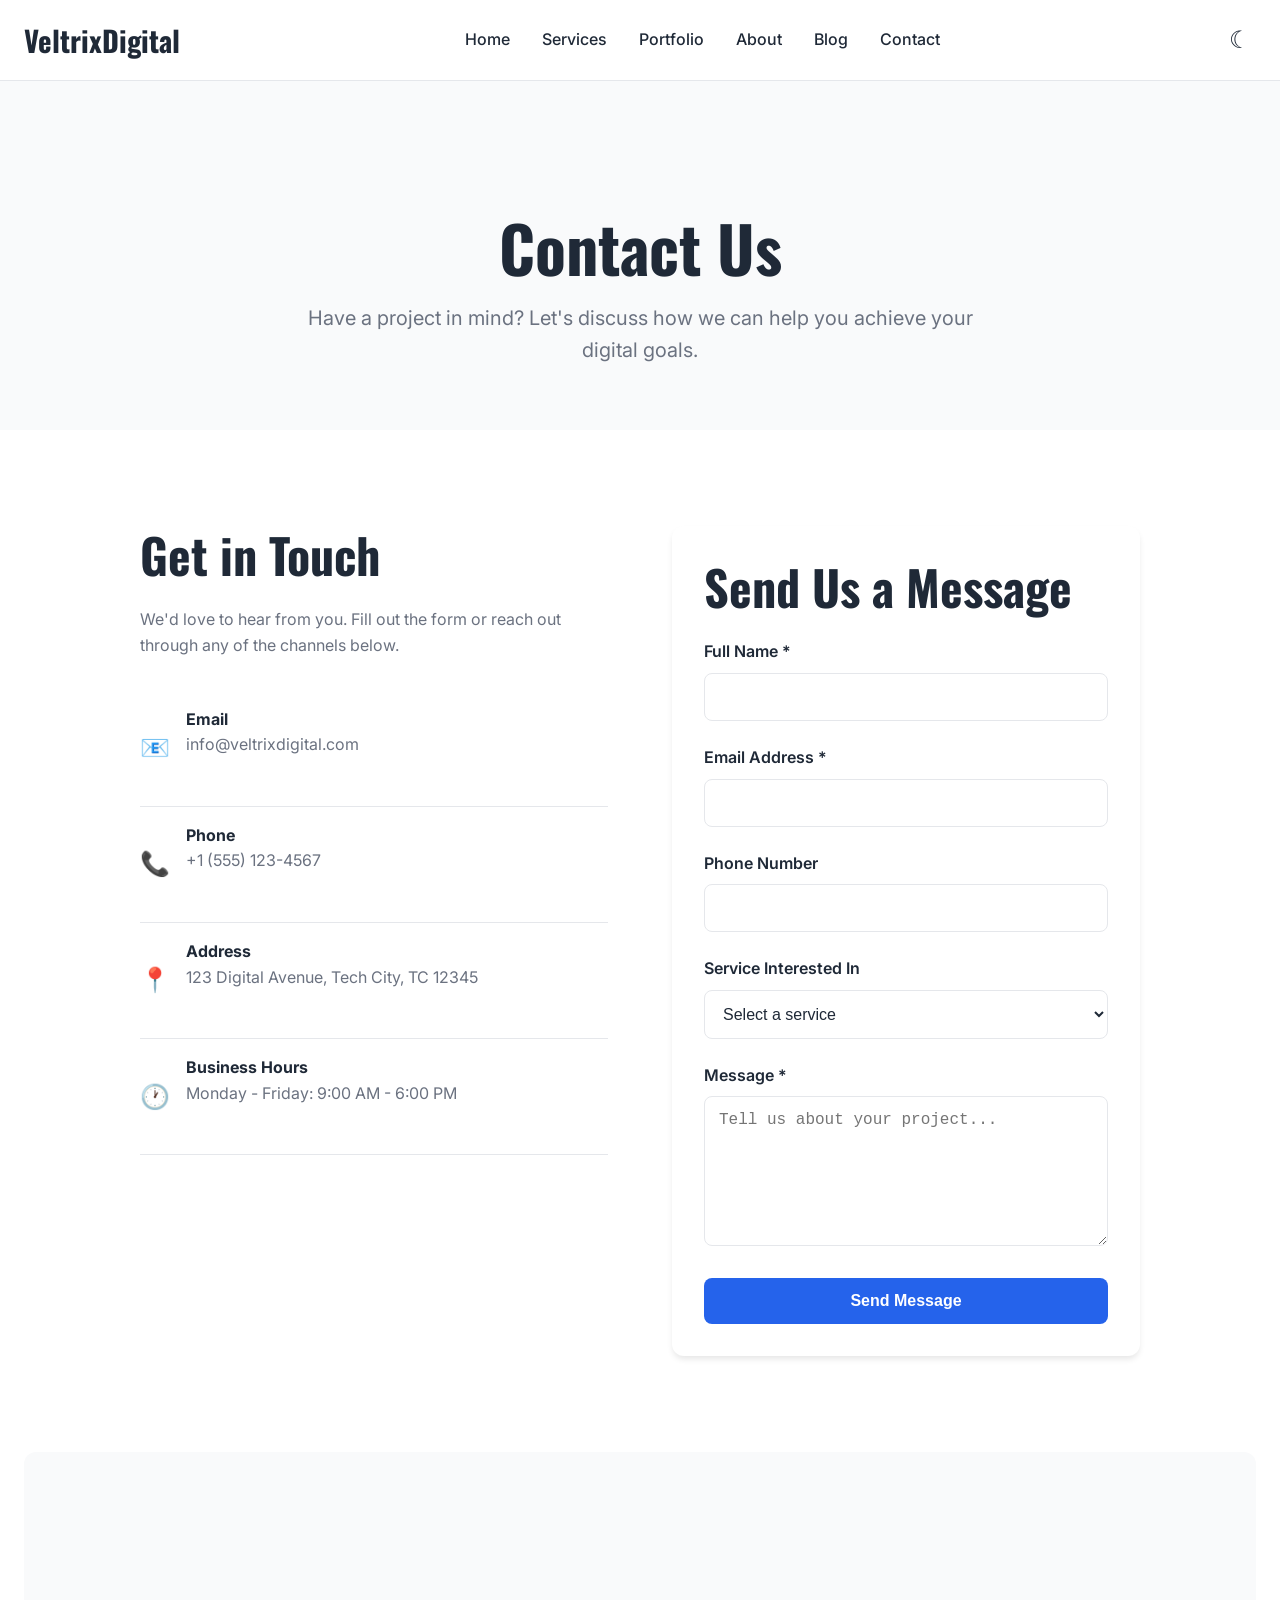
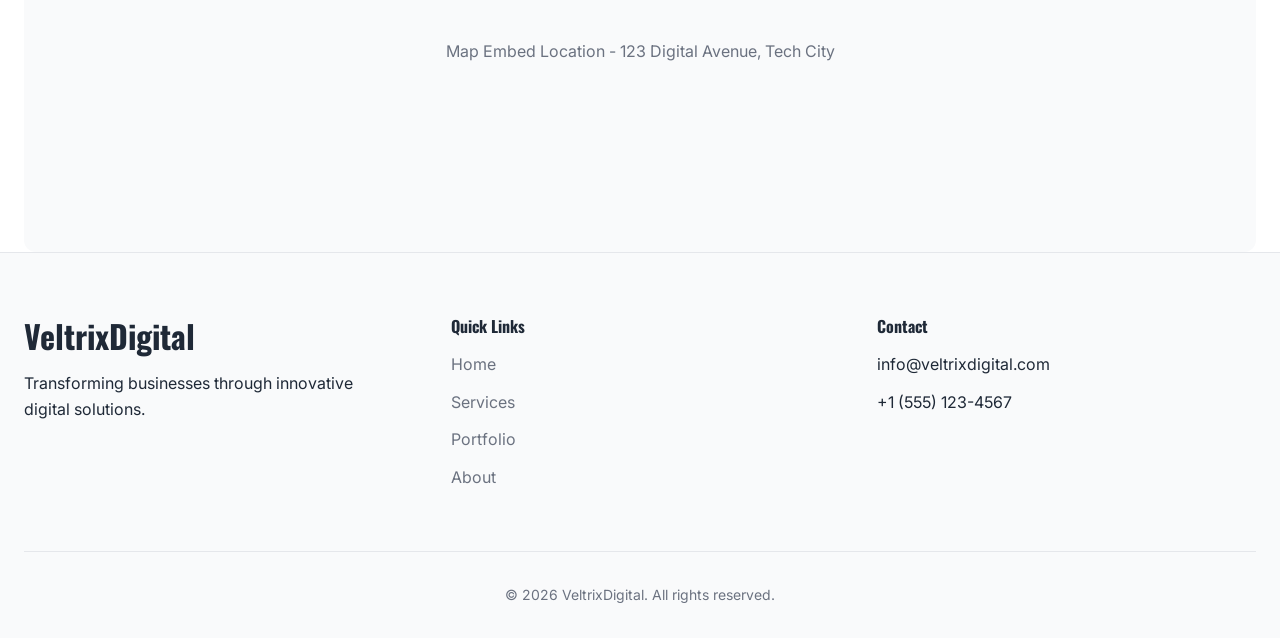
<file: pages/contact.html>
<!DOCTYPE html>
<html lang="en">
<head>
  <meta charset="UTF-8">
  <meta name="viewport" content="width=device-width, initial-scale=1.0">
  <meta name="description" content="Contact VeltrixDigital - Get in touch for web development, app development, SEO services, and social media marketing.">
  <title>Contact Us | VeltrixDigital</title>
  <link rel="preconnect" href="https://fonts.googleapis.com">
  <link rel="preconnect" href="https://fonts.gstatic.com" crossorigin>
  <link href="https://fonts.googleapis.com/css2?family=Inter:wght@400;500;600&family=Oswald:wght@600;700&display=swap" rel="stylesheet">
  <link rel="stylesheet" href="../css/style.css">
  <link rel="stylesheet" href="../css/pages.css">
</head>
<body>
  <a href="#main-content" class="sr-only">Skip to main content</a>

  <header class="header" id="header" role="banner">
    <div class="container">
      <a href="../index.html" class="logo">VeltrixDigital</a>
      <nav role="navigation" aria-label="Main Navigation">
        <ul class="nav-links" id="nav-links">
          <li><a href="../index.html">Home</a></li>
          <li><a href="services.html">Services</a></li>
          <li><a href="portfolio.html">Portfolio</a></li>
          <li><a href="about.html">About</a></li>
          <li><a href="blog.html">Blog</a></li>
          <li><a href="contact.html" aria-current="page">Contact</a></li>
        </ul>
      </nav>
      <div class="header-actions">
        <button class="theme-toggle" id="theme-toggle" aria-label="Toggle dark mode"><span class="theme-icon">&#9790;</span></button>
        <button class="hamburger" id="hamburger" aria-label="Toggle menu"><span></span><span></span><span></span></button>
      </div>
    </div>
  </header>

  <main id="main-content">
    <section class="page-hero">
      <div class="container">
        <h1>Contact Us</h1>
        <p>Have a project in mind? Let's discuss how we can help you achieve your digital goals.</p>
      </div>
    </section>

    <section class="contact-section">
      <div class="container">
        <div class="contact-grid">
          <div class="contact-info fade-in">
            <h2>Get in Touch</h2>
            <p>We'd love to hear from you. Fill out the form or reach out through any of the channels below.</p>
            
            <ul class="contact-details">
              <li>
                <span class="icon">&#128231;</span>
                <div>
                  <strong>Email</strong>
                  <p>info@veltrixdigital.com</p>
                </div>
              </li>
              <li>
                <span class="icon">&#128222;</span>
                <div>
                  <strong>Phone</strong>
                  <p>+1 (555) 123-4567</p>
                </div>
              </li>
              <li>
                <span class="icon">&#128205;</span>
                <div>
                  <strong>Address</strong>
                  <p>123 Digital Avenue, Tech City, TC 12345</p>
                </div>
              </li>
              <li>
                <span class="icon">&#128336;</span>
                <div>
                  <strong>Business Hours</strong>
                  <p>Monday - Friday: 9:00 AM - 6:00 PM</p>
                </div>
              </li>
            </ul>
          </div>

          <div class="contact-form-container fade-in">
            <h2>Send Us a Message</h2>
            <form id="contact-form" action="#" method="POST">
              <div class="form-group">
                <label for="name">Full Name *</label>
                <input type="text" id="name" name="name" required aria-required="true">
              </div>

              <div class="form-group">
                <label for="email">Email Address *</label>
                <input type="email" id="email" name="email" required aria-required="true">
              </div>

              <div class="form-group">
                <label for="phone">Phone Number</label>
                <input type="tel" id="phone" name="phone">
              </div>

              <div class="form-group">
                <label for="service">Service Interested In</label>
                <select id="service" name="service">
                  <option value="">Select a service</option>
                  <option value="web-dev">Web Development</option>
                  <option value="app-dev">App Development</option>
                  <option value="seo">SEO Services</option>
                  <option value="smm">Social Media Marketing</option>
                  <option value="other">Other</option>
                </select>
              </div>

              <div class="form-group">
                <label for="message">Message *</label>
                <textarea id="message" name="message" required aria-required="true" placeholder="Tell us about your project..."></textarea>
              </div>

              <button type="submit" class="btn btn-primary" style="width: 100%;">Send Message</button>
            </form>
          </div>
        </div>
      </div>
    </section>

    <section class="map-section">
      <div class="container">
        <div class="map-placeholder fade-in" style="background-color: var(--bg-alt); height: 400px; border-radius: var(--radius); display: flex; align-items: center; justify-content: center; color: var(--text-light);">
          <p>Map Embed Location - 123 Digital Avenue, Tech City</p>
        </div>
      </div>
    </section>
  </main>

  <footer class="footer" role="contentinfo">
    <div class="container">
      <div class="footer-grid">
        <div class="footer-brand">
          <h3>VeltrixDigital</h3>
          <p>Transforming businesses through innovative digital solutions.</p>
        </div>
        <div class="footer-links-section">
          <h4>Quick Links</h4>
          <ul class="footer-links">
            <li><a href="../index.html">Home</a></li>
            <li><a href="services.html">Services</a></li>
            <li><a href="portfolio.html">Portfolio</a></li>
            <li><a href="about.html">About</a></li>
          </ul>
        </div>
        <div class="footer-links-section">
          <h4>Contact</h4>
          <ul class="footer-links">
            <li>info@veltrixdigital.com</li>
            <li>+1 (555) 123-4567</li>
          </ul>
        </div>
      </div>
      <div class="footer-bottom">
        <p>&copy; 2026 VeltrixDigital. All rights reserved.</p>
      </div>
    </div>
  </footer>

  <script src="../js/main.js"></script>
  <script src="../js/chatbot.js"></script>
</body>
</html>
</file>
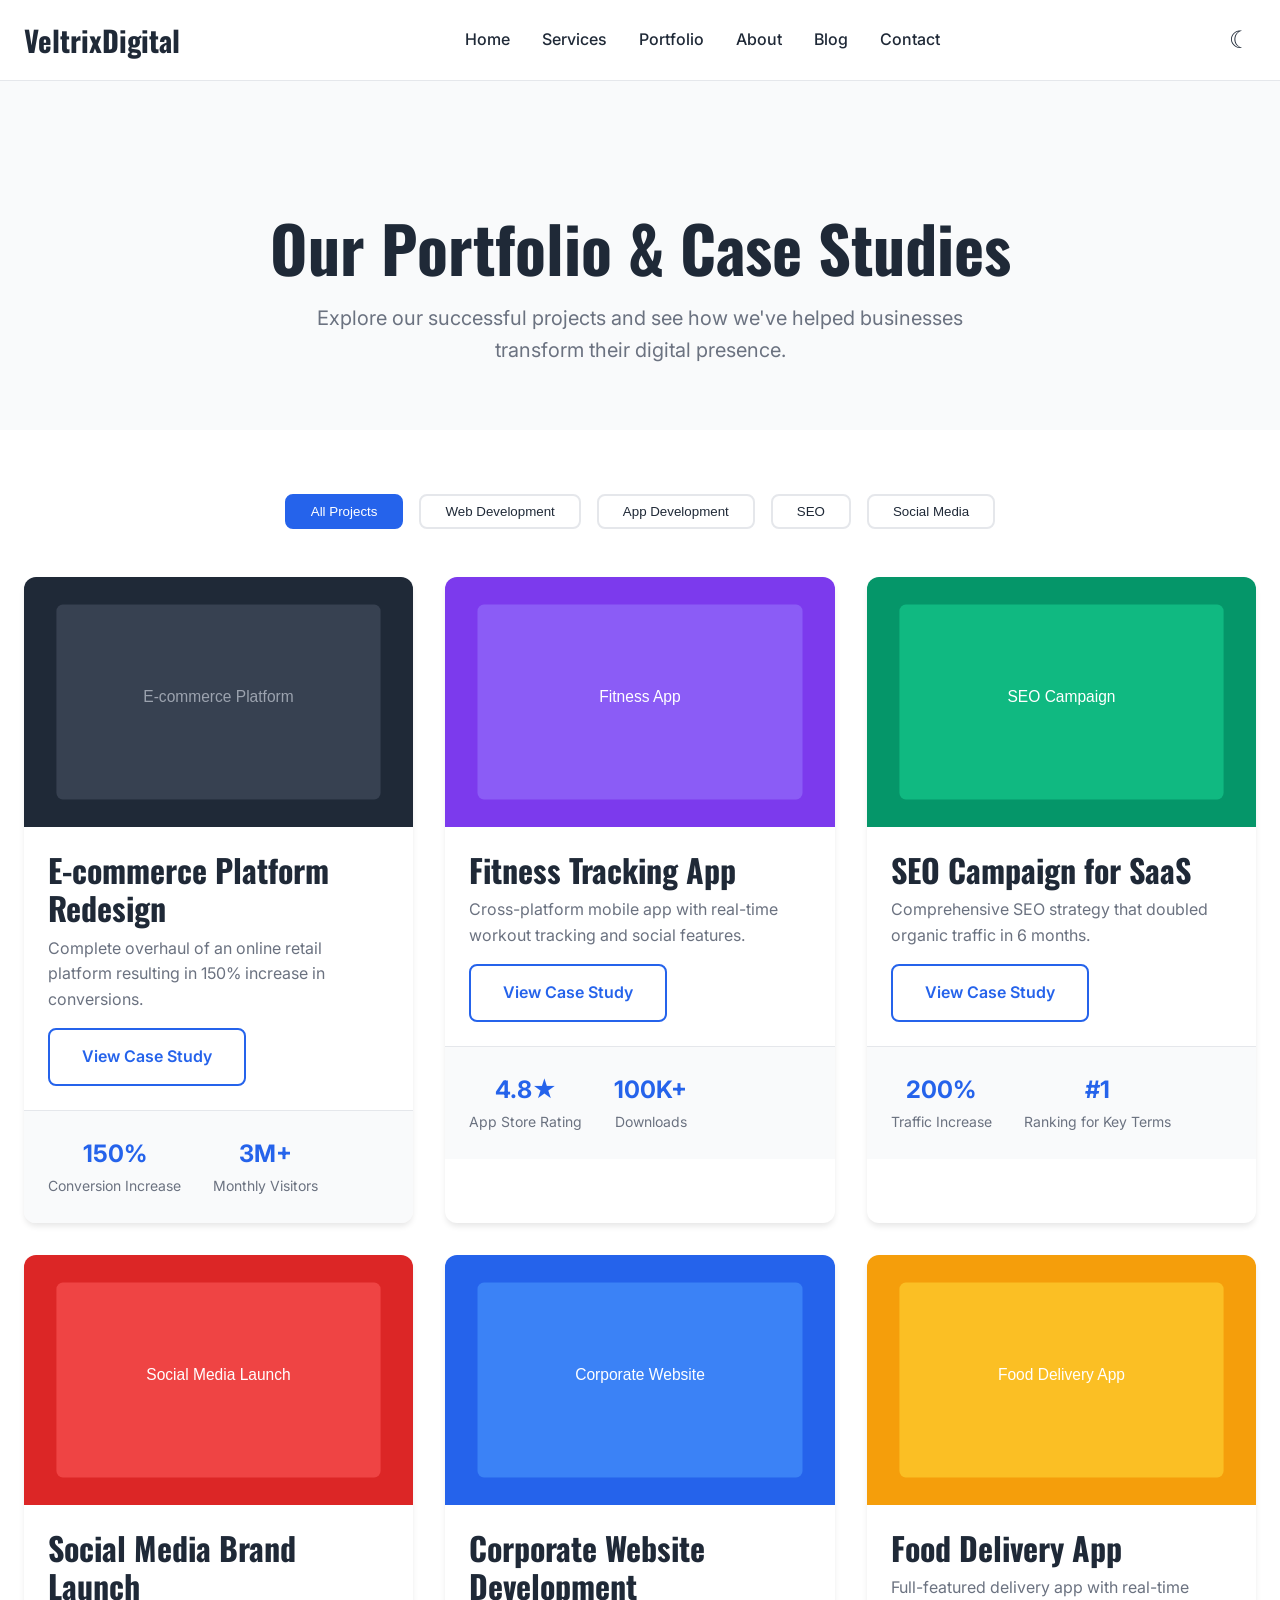
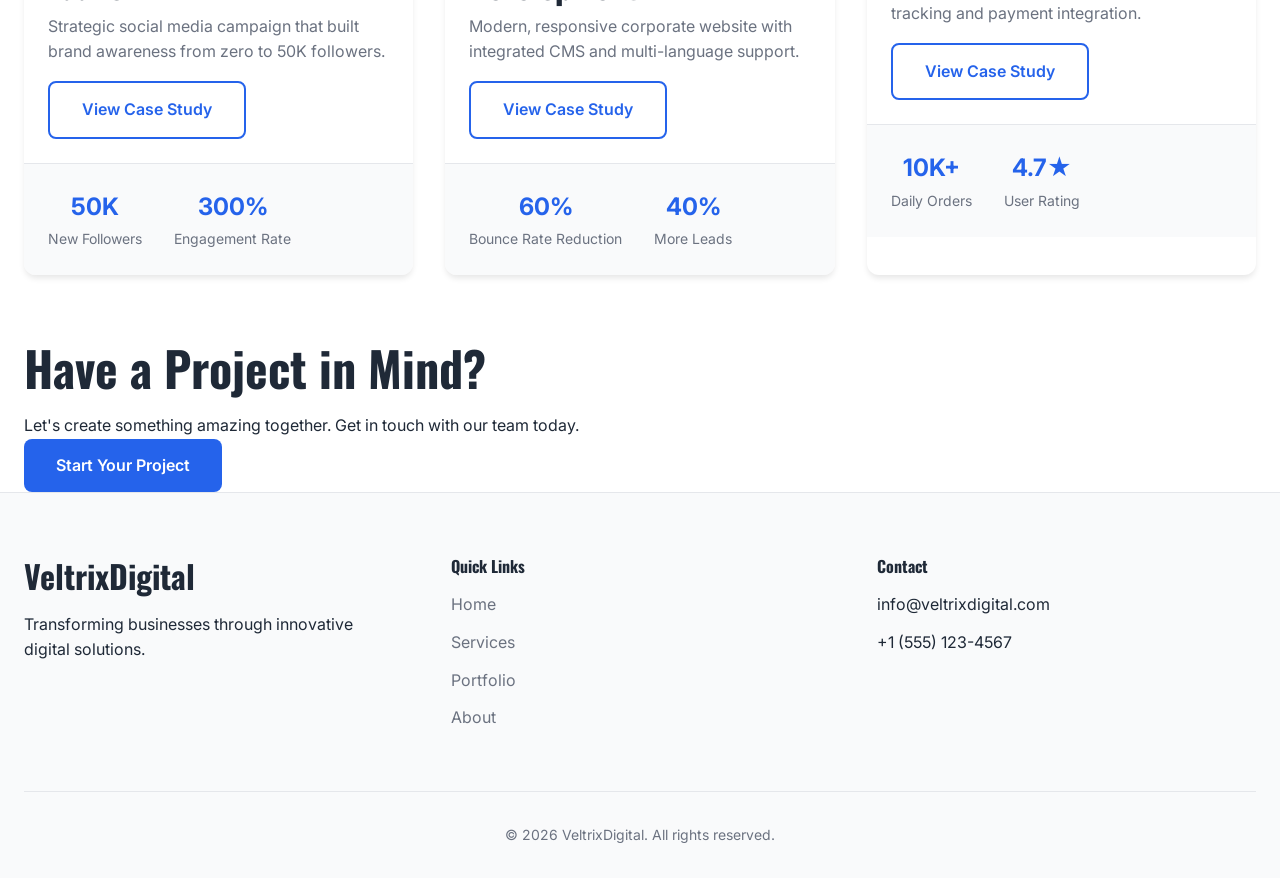
<file: pages/portfolio.html>
<!DOCTYPE html>
<html lang="en">
<head>
  <meta charset="UTF-8">
  <meta name="viewport" content="width=device-width, initial-scale=1.0">
  <meta name="description" content="VeltrixDigital portfolio - View our case studies and successful digital projects across web development, app development, SEO, and social media marketing.">
  <title>Portfolio & Case Studies | VeltrixDigital</title>
  <link rel="preconnect" href="https://fonts.googleapis.com">
  <link rel="preconnect" href="https://fonts.gstatic.com" crossorigin>
  <link href="https://fonts.googleapis.com/css2?family=Inter:wght@400;500;600&family=Oswald:wght@600;700&display=swap" rel="stylesheet">
  <link rel="stylesheet" href="../css/style.css">
  <link rel="stylesheet" href="../css/pages.css">
</head>
<body>
  <a href="#main-content" class="sr-only">Skip to main content</a>

  <header class="header" id="header" role="banner">
    <div class="container">
      <a href="../index.html" class="logo">VeltrixDigital</a>
      <nav role="navigation" aria-label="Main Navigation">
        <ul class="nav-links" id="nav-links">
          <li><a href="../index.html">Home</a></li>
          <li><a href="services.html">Services</a></li>
          <li><a href="portfolio.html" aria-current="page">Portfolio</a></li>
          <li><a href="about.html">About</a></li>
          <li><a href="blog.html">Blog</a></li>
          <li><a href="contact.html">Contact</a></li>
        </ul>
      </nav>
      <div class="header-actions">
        <button class="theme-toggle" id="theme-toggle" aria-label="Toggle dark mode"><span class="theme-icon">&#9790;</span></button>
        <button class="hamburger" id="hamburger" aria-label="Toggle menu"><span></span><span></span><span></span></button>
      </div>
    </div>
  </header>

  <main id="main-content">
    <section class="page-hero">
      <div class="container">
        <h1>Our Portfolio & Case Studies</h1>
        <p>Explore our successful projects and see how we've helped businesses transform their digital presence.</p>
      </div>
    </section>

    <section class="portfolio-grid">
      <div class="container">
        <div class="portfolio-filters">
          <button class="filter-btn active" data-filter="all">All Projects</button>
          <button class="filter-btn" data-filter="web">Web Development</button>
          <button class="filter-btn" data-filter="app">App Development</button>
          <button class="filter-btn" data-filter="seo">SEO</button>
          <button class="filter-btn" data-filter="smm">Social Media</button>
        </div>

        <div class="portfolio-items">
          <div class="portfolio-item fade-in" data-category="web">
            <img src="../assets/images/portfolio-1.svg" alt="E-commerce Platform" class="portfolio-image" loading="lazy">
            <div class="portfolio-info">
              <h3>E-commerce Platform Redesign</h3>
              <p>Complete overhaul of an online retail platform resulting in 150% increase in conversions.</p>
              <a href="#" class="btn btn-secondary">View Case Study</a>
            </div>
            <div class="case-study-stats">
              <div class="stat">
                <span class="stat-number">150%</span>
                <span class="stat-label">Conversion Increase</span>
              </div>
              <div class="stat">
                <span class="stat-number">3M+</span>
                <span class="stat-label">Monthly Visitors</span>
              </div>
            </div>
          </div>

          <div class="portfolio-item fade-in" data-category="app">
            <img src="../assets/images/portfolio-2.svg" alt="Fitness App" class="portfolio-image" loading="lazy">
            <div class="portfolio-info">
              <h3>Fitness Tracking App</h3>
              <p>Cross-platform mobile app with real-time workout tracking and social features.</p>
              <a href="#" class="btn btn-secondary">View Case Study</a>
            </div>
            <div class="case-study-stats">
              <div class="stat">
                <span class="stat-number">4.8★</span>
                <span class="stat-label">App Store Rating</span>
              </div>
              <div class="stat">
                <span class="stat-number">100K+</span>
                <span class="stat-label">Downloads</span>
              </div>
            </div>
          </div>

          <div class="portfolio-item fade-in" data-category="seo">
            <img src="../assets/images/portfolio-3.svg" alt="SEO Campaign" class="portfolio-image" loading="lazy">
            <div class="portfolio-info">
              <h3>SEO Campaign for SaaS</h3>
              <p>Comprehensive SEO strategy that doubled organic traffic in 6 months.</p>
              <a href="#" class="btn btn-secondary">View Case Study</a>
            </div>
            <div class="case-study-stats">
              <div class="stat">
                <span class="stat-number">200%</span>
                <span class="stat-label">Traffic Increase</span>
              </div>
              <div class="stat">
                <span class="stat-number">#1</span>
                <span class="stat-label">Ranking for Key Terms</span>
              </div>
            </div>
          </div>

          <div class="portfolio-item fade-in" data-category="smm">
            <img src="../assets/images/portfolio-4.svg" alt="Social Media Campaign" class="portfolio-image" loading="lazy">
            <div class="portfolio-info">
              <h3>Social Media Brand Launch</h3>
              <p>Strategic social media campaign that built brand awareness from zero to 50K followers.</p>
              <a href="#" class="btn btn-secondary">View Case Study</a>
            </div>
            <div class="case-study-stats">
              <div class="stat">
                <span class="stat-number">50K</span>
                <span class="stat-label">New Followers</span>
              </div>
              <div class="stat">
                <span class="stat-number">300%</span>
                <span class="stat-label">Engagement Rate</span>
              </div>
            </div>
          </div>

          <div class="portfolio-item fade-in" data-category="web">
            <img src="../assets/images/portfolio-5.svg" alt="Corporate Website" class="portfolio-image" loading="lazy">
            <div class="portfolio-info">
              <h3>Corporate Website Development</h3>
              <p>Modern, responsive corporate website with integrated CMS and multi-language support.</p>
              <a href="#" class="btn btn-secondary">View Case Study</a>
            </div>
            <div class="case-study-stats">
              <div class="stat">
                <span class="stat-number">60%</span>
                <span class="stat-label">Bounce Rate Reduction</span>
              </div>
              <div class="stat">
                <span class="stat-number">40%</span>
                <span class="stat-label">More Leads</span>
              </div>
            </div>
          </div>

          <div class="portfolio-item fade-in" data-category="app">
            <img src="../assets/images/portfolio-6.svg" alt="Delivery App" class="portfolio-image" loading="lazy">
            <div class="portfolio-info">
              <h3>Food Delivery App</h3>
              <p>Full-featured delivery app with real-time tracking and payment integration.</p>
              <a href="#" class="btn btn-secondary">View Case Study</a>
            </div>
            <div class="case-study-stats">
              <div class="stat">
                <span class="stat-number">10K+</span>
                <span class="stat-label">Daily Orders</span>
              </div>
              <div class="stat">
                <span class="stat-number">4.7★</span>
                <span class="stat-label">User Rating</span>
              </div>
            </div>
          </div>
        </div>
      </div>
    </section>

    <section class="cta-section">
      <div class="container">
        <div class="cta-content fade-in">
          <h2>Have a Project in Mind?</h2>
          <p>Let's create something amazing together. Get in touch with our team today.</p>
          <a href="contact.html" class="btn btn-primary">Start Your Project</a>
        </div>
      </div>
    </section>
  </main>

  <footer class="footer" role="contentinfo">
    <div class="container">
      <div class="footer-grid">
        <div class="footer-brand">
          <h3>VeltrixDigital</h3>
          <p>Transforming businesses through innovative digital solutions.</p>
        </div>
        <div class="footer-links-section">
          <h4>Quick Links</h4>
          <ul class="footer-links">
            <li><a href="../index.html">Home</a></li>
            <li><a href="services.html">Services</a></li>
            <li><a href="portfolio.html">Portfolio</a></li>
            <li><a href="about.html">About</a></li>
          </ul>
        </div>
        <div class="footer-links-section">
          <h4>Contact</h4>
          <ul class="footer-links">
            <li>info@veltrixdigital.com</li>
            <li>+1 (555) 123-4567</li>
          </ul>
        </div>
      </div>
      <div class="footer-bottom">
        <p>&copy; 2026 VeltrixDigital. All rights reserved.</p>
      </div>
    </div>
  </footer>

  <script src="../js/main.js"></script>
  <script src="../js/chatbot.js"></script>
  <script src="../js/portfolio.js"></script>
</body>
</html>
</file>
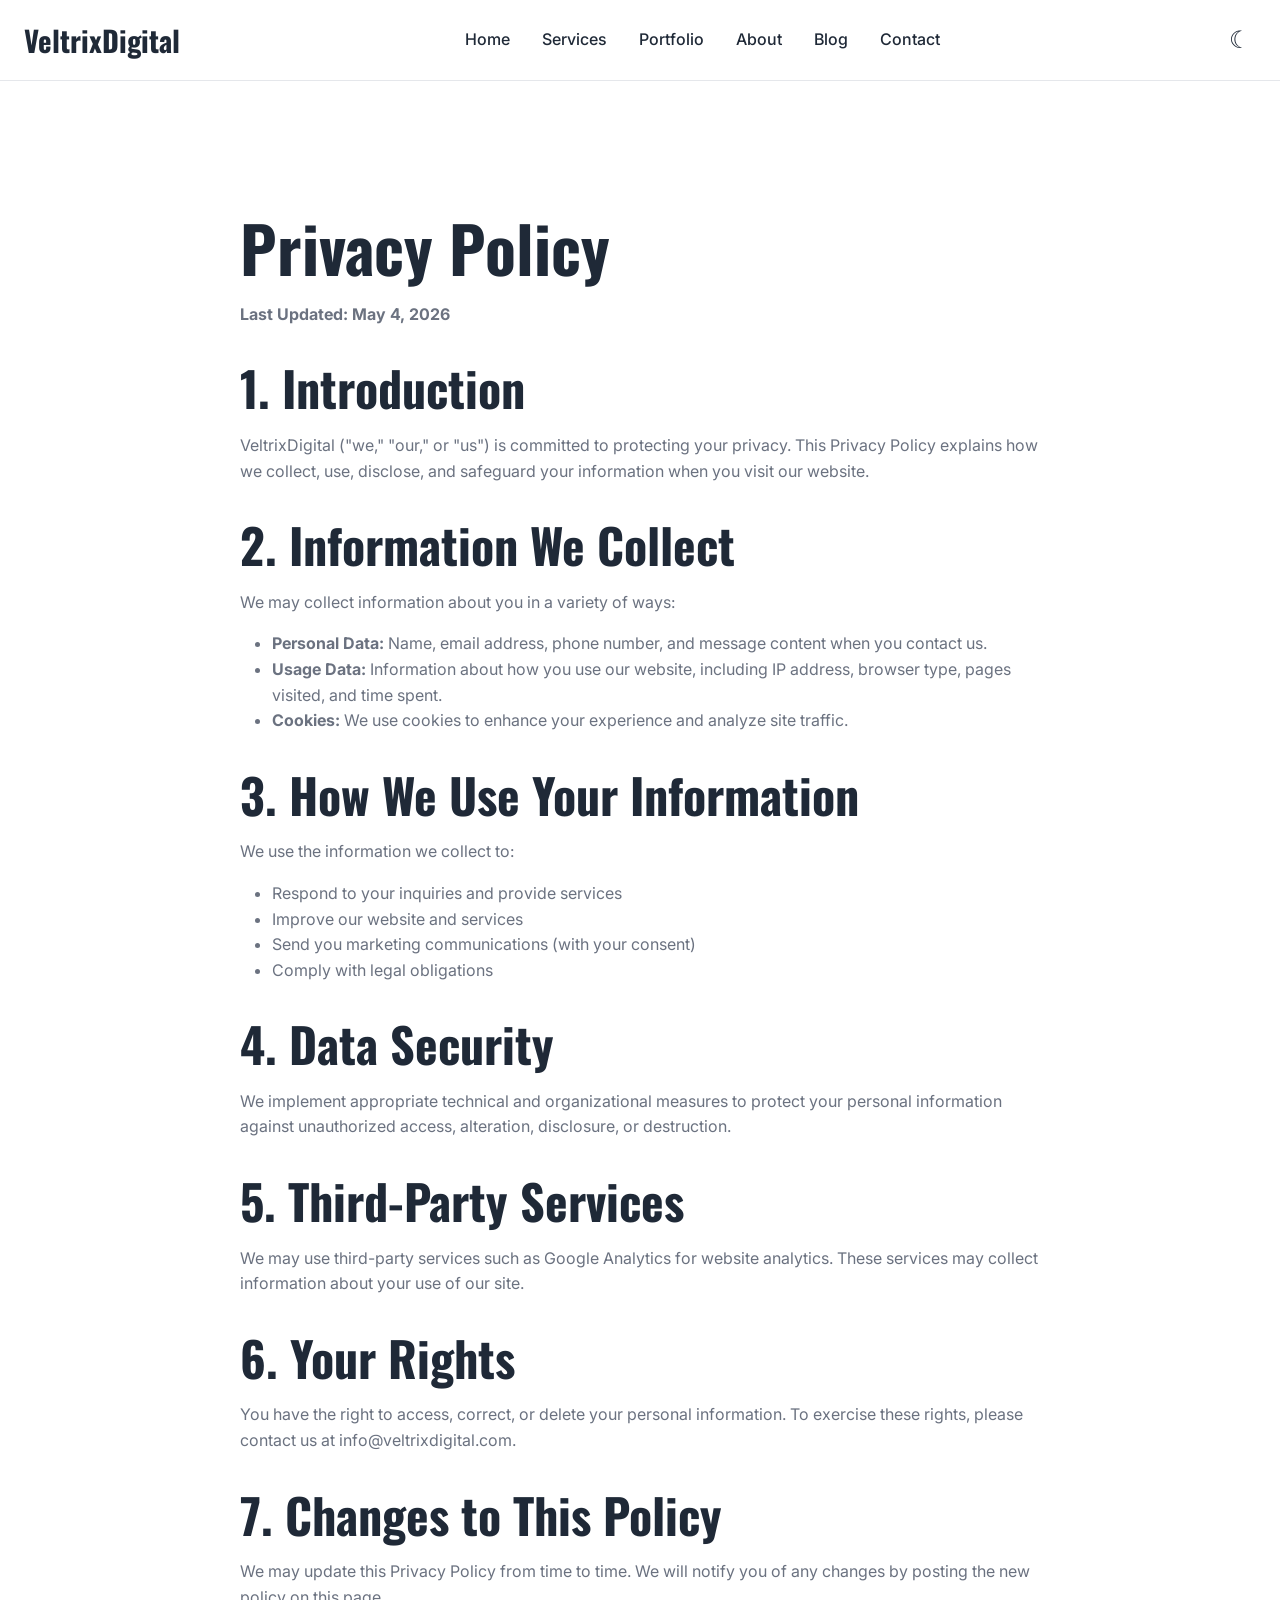
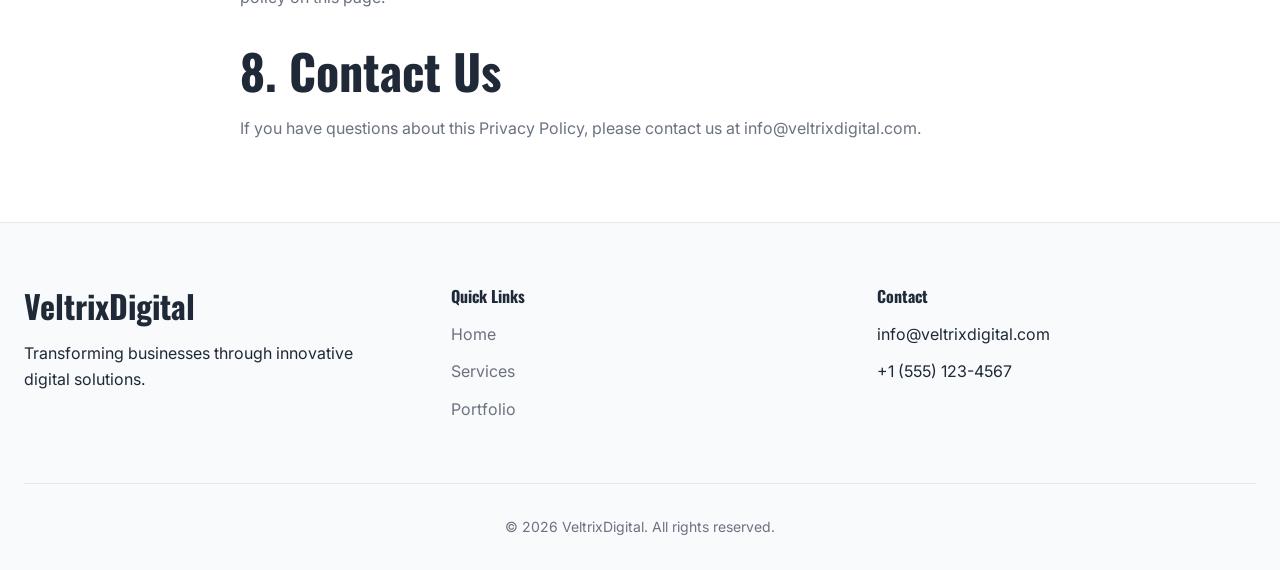
<file: pages/privacy-policy.html>
<!DOCTYPE html>
<html lang="en">
<head>
  <meta charset="UTF-8">
  <meta name="viewport" content="width=device-width, initial-scale=1.0">
  <meta name="description" content="VeltrixDigital Privacy Policy - How we collect, use, and protect your information.">
  <title>Privacy Policy | VeltrixDigital</title>
  <link rel="preconnect" href="https://fonts.googleapis.com">
  <link rel="preconnect" href="https://fonts.gstatic.com" crossorigin>
  <link href="https://fonts.googleapis.com/css2?family=Inter:wght@400;500;600&family=Oswald:wght@600;700&display=swap" rel="stylesheet">
  <link rel="stylesheet" href="../css/style.css">
  <link rel="stylesheet" href="../css/pages.css">
</head>
<body>
  <a href="#main-content" class="sr-only">Skip to main content</a>

  <header class="header" id="header" role="banner">
    <div class="container">
      <a href="../index.html" class="logo">VeltrixDigital</a>
      <nav role="navigation" aria-label="Main Navigation">
        <ul class="nav-links" id="nav-links">
          <li><a href="../index.html">Home</a></li>
          <li><a href="services.html">Services</a></li>
          <li><a href="portfolio.html">Portfolio</a></li>
          <li><a href="about.html">About</a></li>
          <li><a href="blog.html">Blog</a></li>
          <li><a href="contact.html">Contact</a></li>
        </ul>
      </nav>
      <div class="header-actions">
        <button class="theme-toggle" id="theme-toggle" aria-label="Toggle dark mode"><span class="theme-icon">&#9790;</span></button>
        <button class="hamburger" id="hamburger" aria-label="Toggle menu"><span></span><span></span><span></span></button>
      </div>
    </div>
  </header>

  <main id="main-content">
    <section class="legal-section">
      <div class="container">
        <div class="legal-content fade-in">
          <h1>Privacy Policy</h1>
          <p><strong>Last Updated: May 4, 2026</strong></p>

          <h2>1. Introduction</h2>
          <p>VeltrixDigital ("we," "our," or "us") is committed to protecting your privacy. This Privacy Policy explains how we collect, use, disclose, and safeguard your information when you visit our website.</p>

          <h2>2. Information We Collect</h2>
          <p>We may collect information about you in a variety of ways:</p>
          <ul>
            <li><strong>Personal Data:</strong> Name, email address, phone number, and message content when you contact us.</li>
            <li><strong>Usage Data:</strong> Information about how you use our website, including IP address, browser type, pages visited, and time spent.</li>
            <li><strong>Cookies:</strong> We use cookies to enhance your experience and analyze site traffic.</li>
          </ul>

          <h2>3. How We Use Your Information</h2>
          <p>We use the information we collect to:</p>
          <ul>
            <li>Respond to your inquiries and provide services</li>
            <li>Improve our website and services</li>
            <li>Send you marketing communications (with your consent)</li>
            <li>Comply with legal obligations</li>
          </ul>

          <h2>4. Data Security</h2>
          <p>We implement appropriate technical and organizational measures to protect your personal information against unauthorized access, alteration, disclosure, or destruction.</p>

          <h2>5. Third-Party Services</h2>
          <p>We may use third-party services such as Google Analytics for website analytics. These services may collect information about your use of our site.</p>

          <h2>6. Your Rights</h2>
          <p>You have the right to access, correct, or delete your personal information. To exercise these rights, please contact us at info@veltrixdigital.com.</p>

          <h2>7. Changes to This Policy</h2>
          <p>We may update this Privacy Policy from time to time. We will notify you of any changes by posting the new policy on this page.</p>

          <h2>8. Contact Us</h2>
          <p>If you have questions about this Privacy Policy, please contact us at info@veltrixdigital.com.</p>
        </div>
      </div>
    </section>
  </main>

  <footer class="footer" role="contentinfo">
    <div class="container">
      <div class="footer-grid">
        <div class="footer-brand">
          <h3>VeltrixDigital</h3>
          <p>Transforming businesses through innovative digital solutions.</p>
        </div>
        <div class="footer-links-section">
          <h4>Quick Links</h4>
          <ul class="footer-links">
            <li><a href="../index.html">Home</a></li>
            <li><a href="services.html">Services</a></li>
            <li><a href="portfolio.html">Portfolio</a></li>
          </ul>
        </div>
        <div class="footer-links-section">
          <h4>Contact</h4>
          <ul class="footer-links">
            <li>info@veltrixdigital.com</li>
            <li>+1 (555) 123-4567</li>
          </ul>
        </div>
      </div>
      <div class="footer-bottom">
        <p>&copy; 2026 VeltrixDigital. All rights reserved.</p>
      </div>
    </div>
  </footer>

  <script src="../js/main.js"></script>
</body>
</html>
</file>
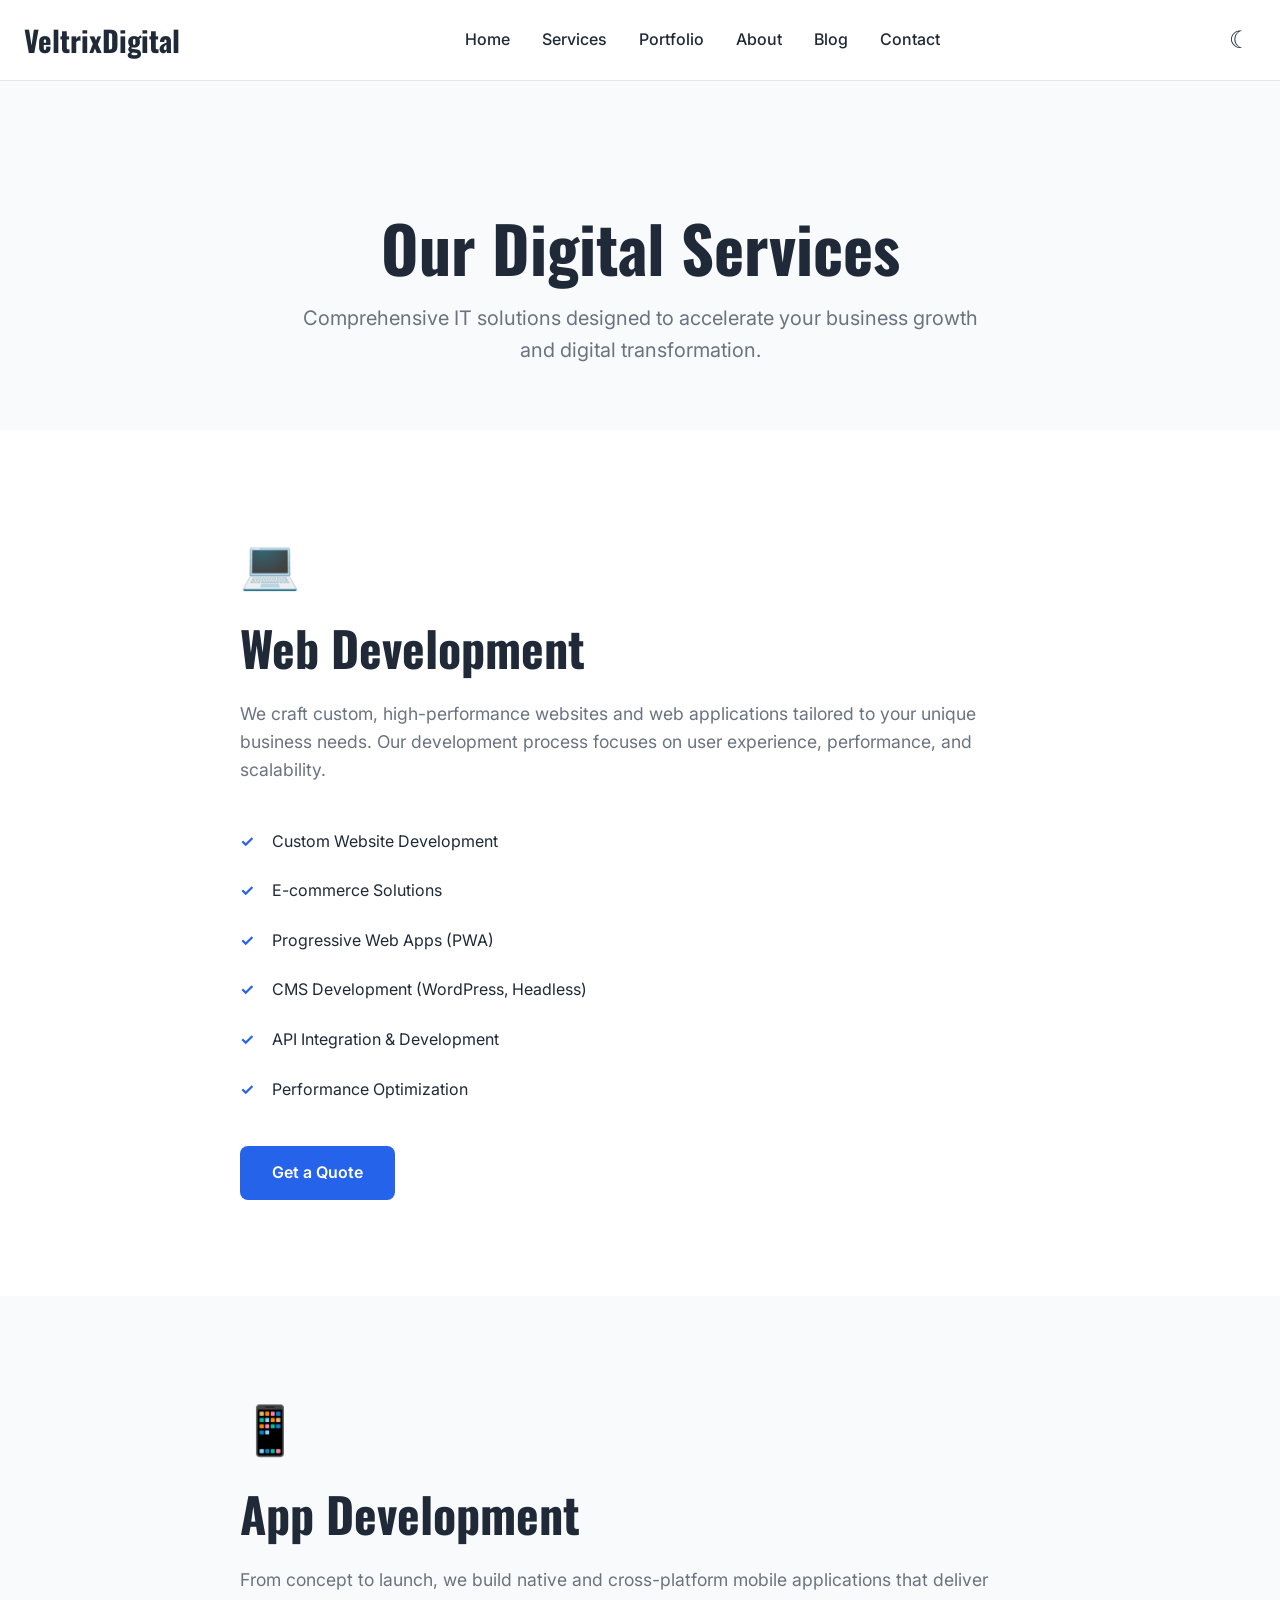
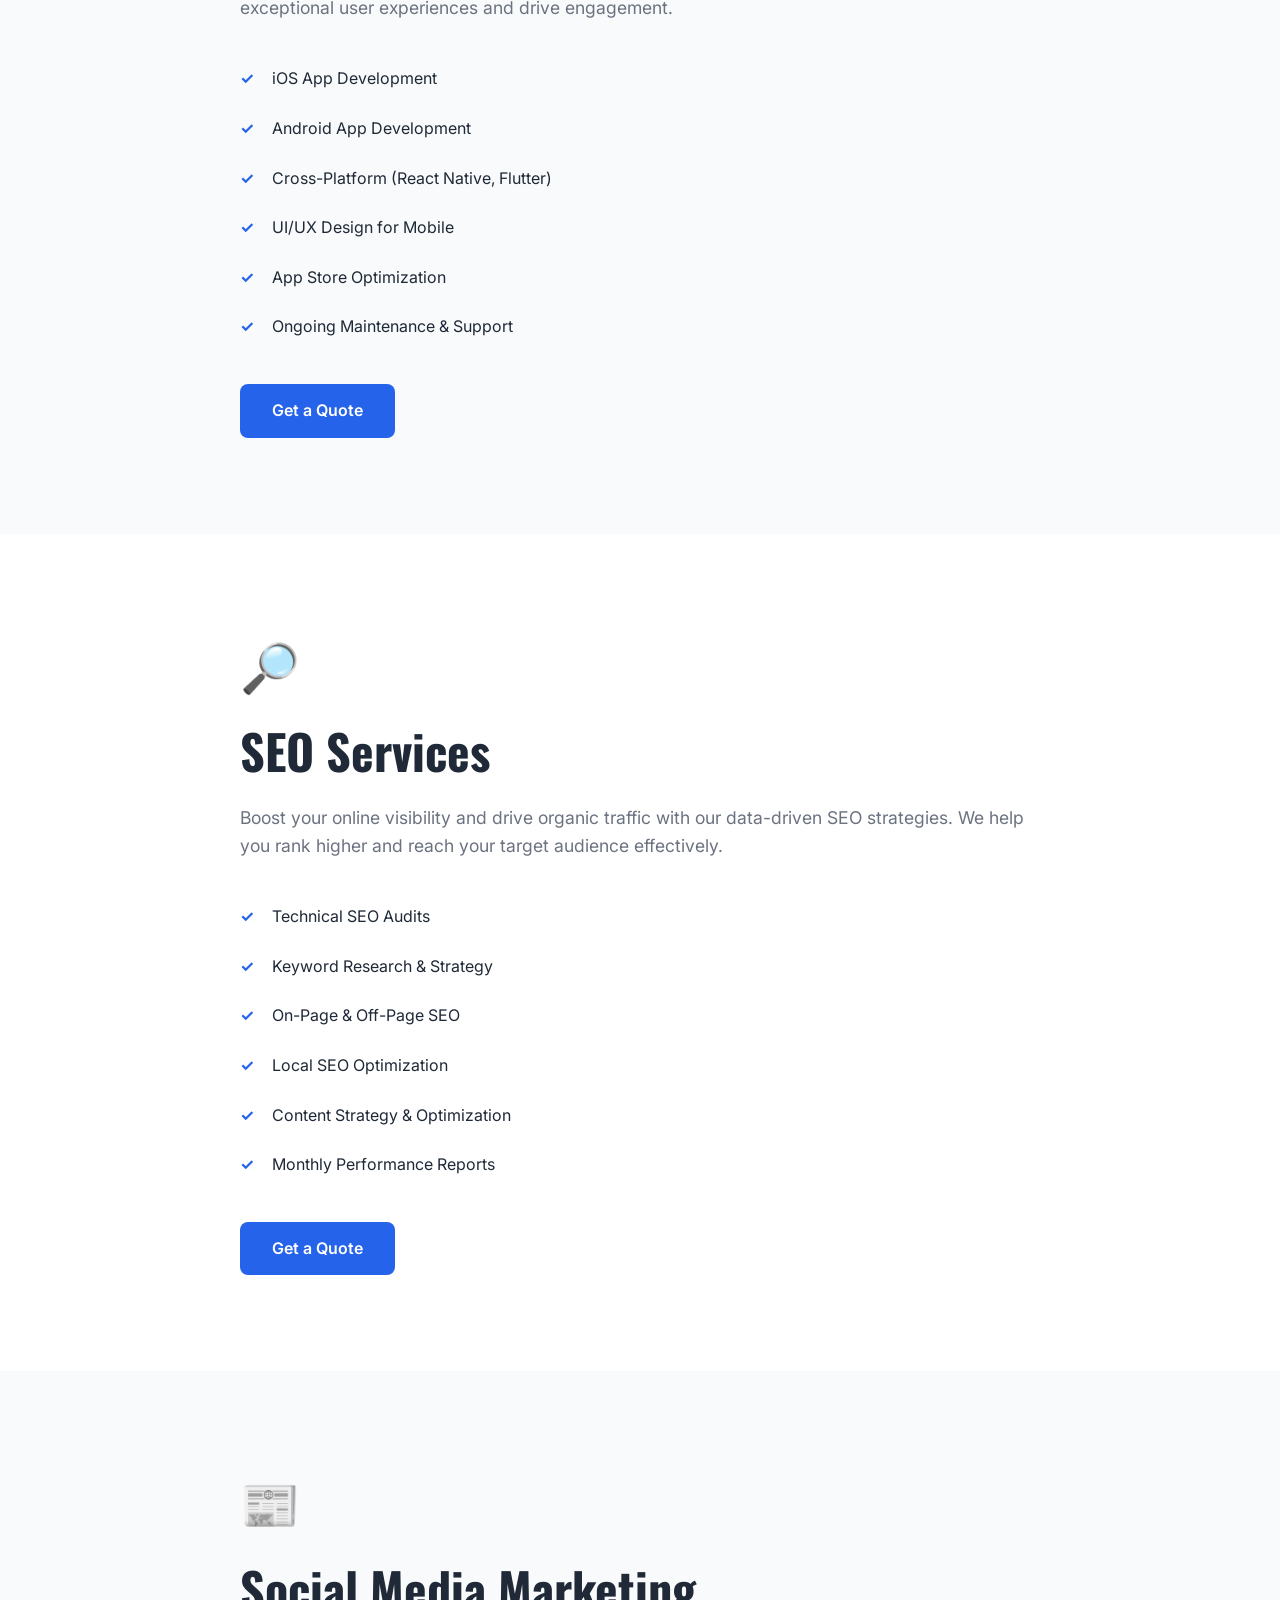
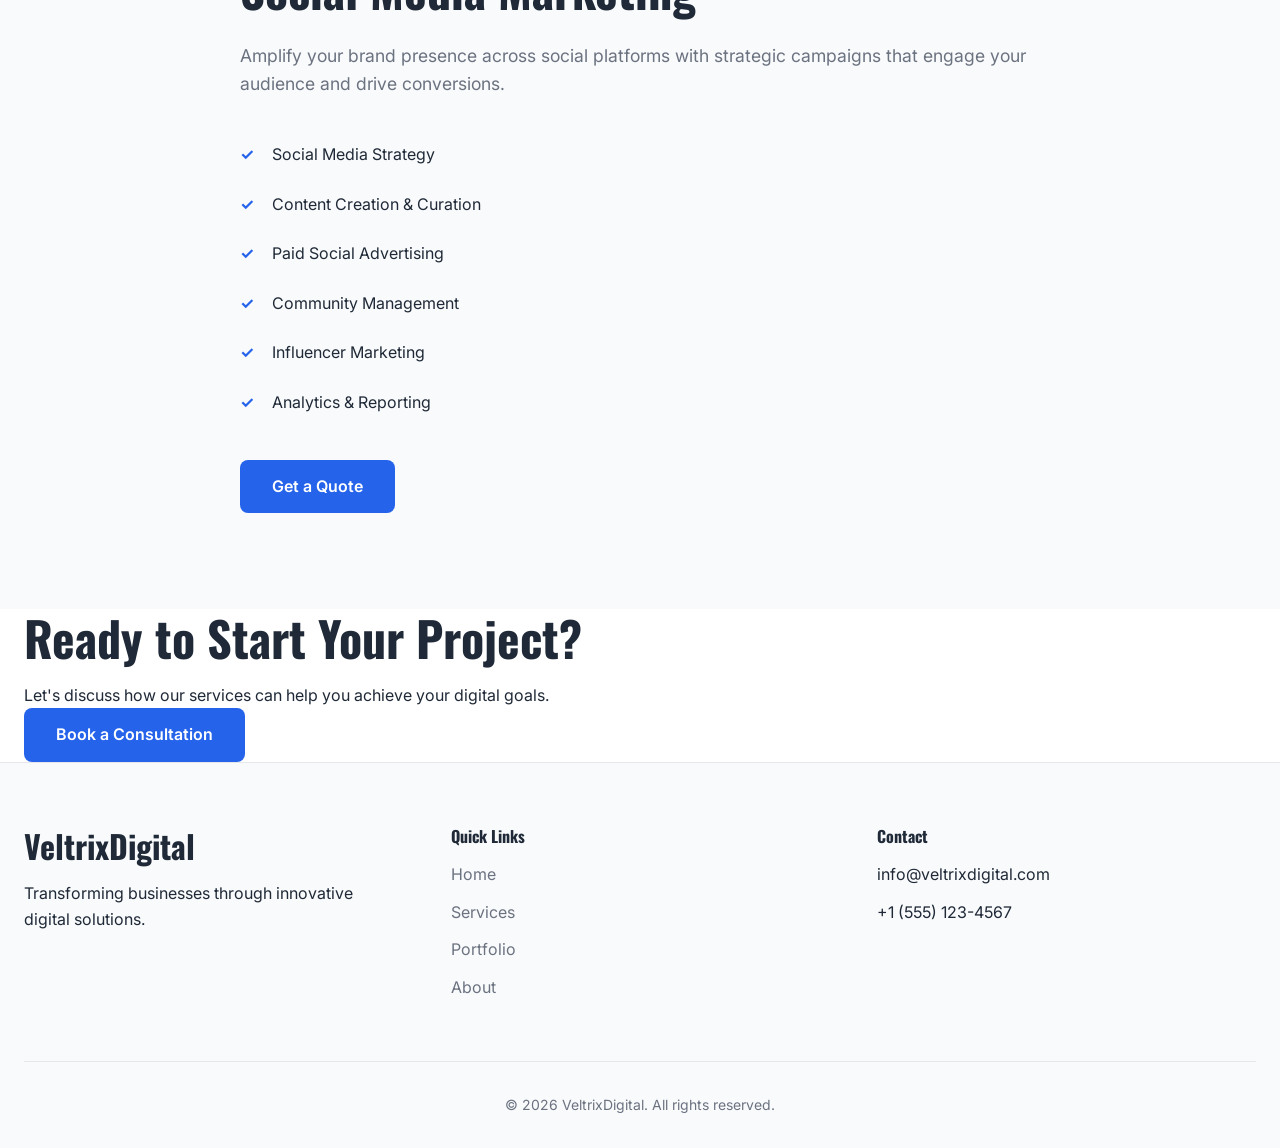
<file: pages/services.html>
<!DOCTYPE html>
<html lang="en">
<head>
  <meta charset="UTF-8">
  <meta name="viewport" content="width=device-width, initial-scale=1.0">
  <meta name="description" content="VeltrixDigital services - Web Development, App Development, SEO Services, and Social Media Marketing for your business growth.">
  <title>Our Services | VeltrixDigital</title>
  <link rel="preconnect" href="https://fonts.googleapis.com">
  <link rel="preconnect" href="https://fonts.gstatic.com" crossorigin>
  <link href="https://fonts.googleapis.com/css2?family=Inter:wght@400;500;600&family=Oswald:wght@600;700&display=swap" rel="stylesheet">
  <link rel="stylesheet" href="../css/style.css">
  <link rel="stylesheet" href="../css/pages.css">
</head>
<body>
  <a href="#main-content" class="sr-only">Skip to main content</a>

  <header class="header" id="header" role="banner">
    <div class="container">
      <a href="../index.html" class="logo">VeltrixDigital</a>
      <nav role="navigation" aria-label="Main Navigation">
        <ul class="nav-links" id="nav-links">
          <li><a href="../index.html">Home</a></li>
          <li><a href="services.html" aria-current="page">Services</a></li>
          <li><a href="portfolio.html">Portfolio</a></li>
          <li><a href="about.html">About</a></li>
          <li><a href="blog.html">Blog</a></li>
          <li><a href="contact.html">Contact</a></li>
        </ul>
      </nav>
      <div class="header-actions">
        <button class="theme-toggle" id="theme-toggle" aria-label="Toggle dark mode"><span class="theme-icon">&#9790;</span></button>
        <button class="hamburger" id="hamburger" aria-label="Toggle menu"><span></span><span></span><span></span></button>
      </div>
    </div>
  </header>

  <main id="main-content">
    <section class="page-hero">
      <div class="container">
        <h1>Our Digital Services</h1>
        <p>Comprehensive IT solutions designed to accelerate your business growth and digital transformation.</p>
      </div>
    </section>

    <section class="service-detail" id="web-dev">
      <div class="container">
        <div class="service-content fade-in">
          <div class="service-icon">&#128187;</div>
          <h2>Web Development</h2>
          <p>We craft custom, high-performance websites and web applications tailored to your unique business needs. Our development process focuses on user experience, performance, and scalability.</p>
          <ul class="service-features">
            <li>Custom Website Development</li>
            <li>E-commerce Solutions</li>
            <li>Progressive Web Apps (PWA)</li>
            <li>CMS Development (WordPress, Headless)</li>
            <li>API Integration & Development</li>
            <li>Performance Optimization</li>
          </ul>
          <a href="contact.html" class="btn btn-primary">Get a Quote</a>
        </div>
      </div>
    </section>

    <section class="service-detail alt-bg" id="app-dev">
      <div class="container">
        <div class="service-content fade-in">
          <div class="service-icon">&#128241;</div>
          <h2>App Development</h2>
          <p>From concept to launch, we build native and cross-platform mobile applications that deliver exceptional user experiences and drive engagement.</p>
          <ul class="service-features">
            <li>iOS App Development</li>
            <li>Android App Development</li>
            <li>Cross-Platform (React Native, Flutter)</li>
            <li>UI/UX Design for Mobile</li>
            <li>App Store Optimization</li>
            <li>Ongoing Maintenance & Support</li>
          </ul>
          <a href="contact.html" class="btn btn-primary">Get a Quote</a>
        </div>
      </div>
    </section>

    <section class="service-detail" id="seo">
      <div class="container">
        <div class="service-content fade-in">
          <div class="service-icon">&#128270;</div>
          <h2>SEO Services</h2>
          <p>Boost your online visibility and drive organic traffic with our data-driven SEO strategies. We help you rank higher and reach your target audience effectively.</p>
          <ul class="service-features">
            <li>Technical SEO Audits</li>
            <li>Keyword Research & Strategy</li>
            <li>On-Page & Off-Page SEO</li>
            <li>Local SEO Optimization</li>
            <li>Content Strategy & Optimization</li>
            <li>Monthly Performance Reports</li>
          </ul>
          <a href="contact.html" class="btn btn-primary">Get a Quote</a>
        </div>
      </div>
    </section>

    <section class="service-detail alt-bg" id="smm">
      <div class="container">
        <div class="service-content fade-in">
          <div class="service-icon">&#128240;</div>
          <h2>Social Media Marketing</h2>
          <p>Amplify your brand presence across social platforms with strategic campaigns that engage your audience and drive conversions.</p>
          <ul class="service-features">
            <li>Social Media Strategy</li>
            <li>Content Creation & Curation</li>
            <li>Paid Social Advertising</li>
            <li>Community Management</li>
            <li>Influencer Marketing</li>
            <li>Analytics & Reporting</li>
          </ul>
          <a href="contact.html" class="btn btn-primary">Get a Quote</a>
        </div>
      </div>
    </section>

    <section class="cta-section">
      <div class="container">
        <div class="cta-content fade-in">
          <h2>Ready to Start Your Project?</h2>
          <p>Let's discuss how our services can help you achieve your digital goals.</p>
          <a href="contact.html" class="btn btn-primary">Book a Consultation</a>
        </div>
      </div>
    </section>
  </main>

  <footer class="footer" role="contentinfo">
    <div class="container">
      <div class="footer-grid">
        <div class="footer-brand">
          <h3>VeltrixDigital</h3>
          <p>Transforming businesses through innovative digital solutions.</p>
        </div>
        <div class="footer-links-section">
          <h4>Quick Links</h4>
          <ul class="footer-links">
            <li><a href="../index.html">Home</a></li>
            <li><a href="services.html">Services</a></li>
            <li><a href="portfolio.html">Portfolio</a></li>
            <li><a href="about.html">About</a></li>
          </ul>
        </div>
        <div class="footer-links-section">
          <h4>Contact</h4>
          <ul class="footer-links">
            <li>info@veltrixdigital.com</li>
            <li>+1 (555) 123-4567</li>
          </ul>
        </div>
      </div>
      <div class="footer-bottom">
        <p>&copy; 2026 VeltrixDigital. All rights reserved.</p>
      </div>
    </div>
  </footer>

  <script src="../js/main.js"></script>
  <script src="../js/chatbot.js"></script>
</body>
</html>
</file>
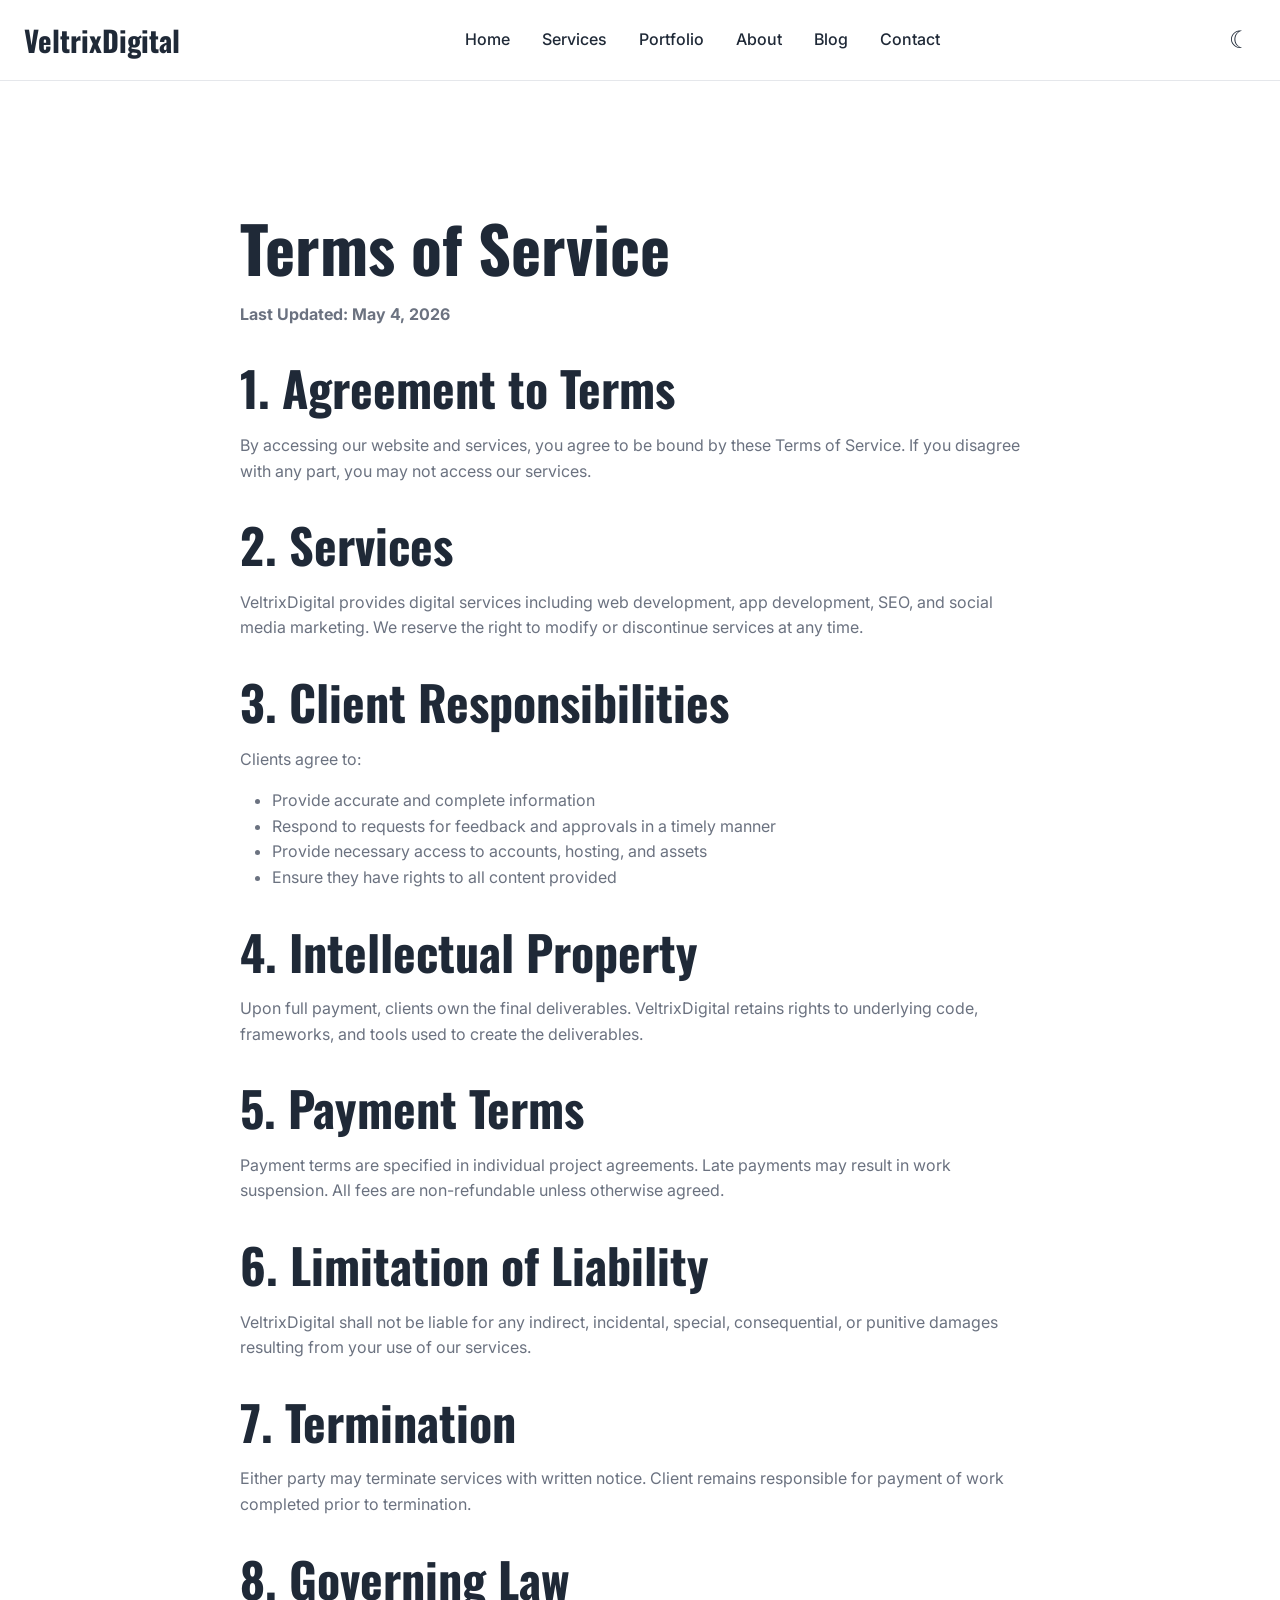
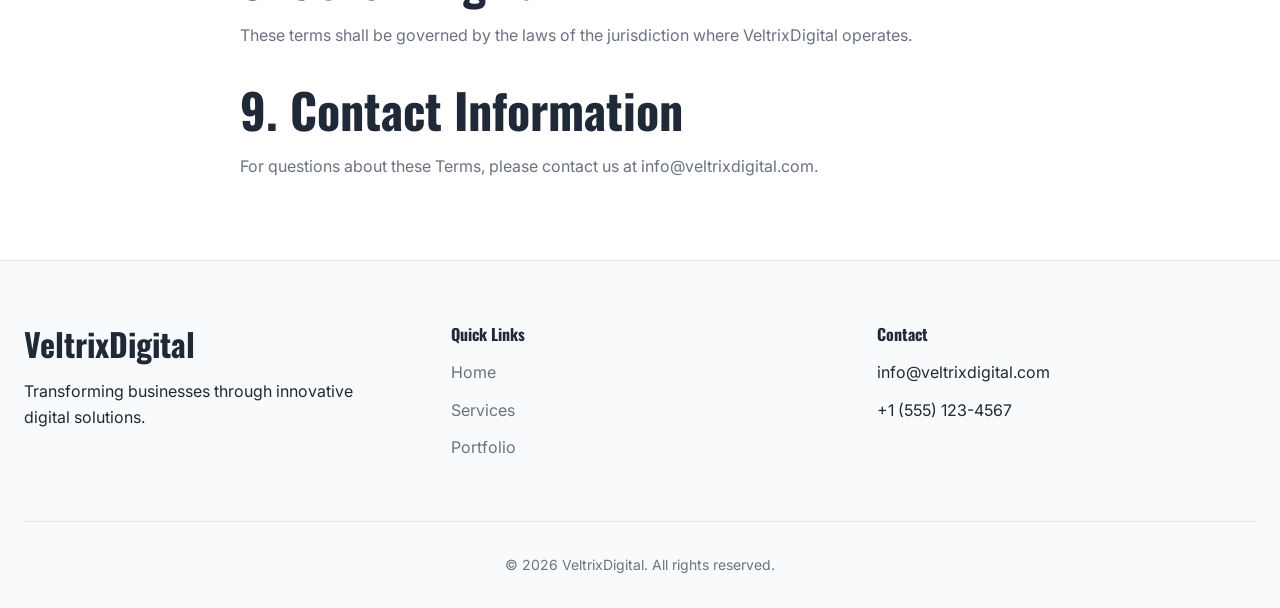
<file: pages/terms.html>
<!DOCTYPE html>
<html lang="en">
<head>
  <meta charset="UTF-8">
  <meta name="viewport" content="width=device-width, initial-scale=1.0">
  <meta name="description" content="VeltrixDigital Terms of Service - Terms and conditions for using our website and services.">
  <title>Terms of Service | VeltrixDigital</title>
  <link rel="preconnect" href="https://fonts.googleapis.com">
  <link rel="preconnect" href="https://fonts.gstatic.com" crossorigin>
  <link href="https://fonts.googleapis.com/css2?family=Inter:wght@400;500;600&family=Oswald:wght@600;700&display=swap" rel="stylesheet">
  <link rel="stylesheet" href="../css/style.css">
  <link rel="stylesheet" href="../css/pages.css">
</head>
<body>
  <a href="#main-content" class="sr-only">Skip to main content</a>

  <header class="header" id="header" role="banner">
    <div class="container">
      <a href="../index.html" class="logo">VeltrixDigital</a>
      <nav role="navigation" aria-label="Main Navigation">
        <ul class="nav-links" id="nav-links">
          <li><a href="../index.html">Home</a></li>
          <li><a href="services.html">Services</a></li>
          <li><a href="portfolio.html">Portfolio</a></li>
          <li><a href="about.html">About</a></li>
          <li><a href="blog.html">Blog</a></li>
          <li><a href="contact.html">Contact</a></li>
        </ul>
      </nav>
      <div class="header-actions">
        <button class="theme-toggle" id="theme-toggle" aria-label="Toggle dark mode"><span class="theme-icon">&#9790;</span></button>
        <button class="hamburger" id="hamburger" aria-label="Toggle menu"><span></span><span></span><span></span></button>
      </div>
    </div>
  </header>

  <main id="main-content">
    <section class="legal-section">
      <div class="container">
        <div class="legal-content fade-in">
          <h1>Terms of Service</h1>
          <p><strong>Last Updated: May 4, 2026</strong></p>

          <h2>1. Agreement to Terms</h2>
          <p>By accessing our website and services, you agree to be bound by these Terms of Service. If you disagree with any part, you may not access our services.</p>

          <h2>2. Services</h2>
          <p>VeltrixDigital provides digital services including web development, app development, SEO, and social media marketing. We reserve the right to modify or discontinue services at any time.</p>

          <h2>3. Client Responsibilities</h2>
          <p>Clients agree to:</p>
          <ul>
            <li>Provide accurate and complete information</li>
            <li>Respond to requests for feedback and approvals in a timely manner</li>
            <li>Provide necessary access to accounts, hosting, and assets</li>
            <li>Ensure they have rights to all content provided</li>
          </ul>

          <h2>4. Intellectual Property</h2>
          <p>Upon full payment, clients own the final deliverables. VeltrixDigital retains rights to underlying code, frameworks, and tools used to create the deliverables.</p>

          <h2>5. Payment Terms</h2>
          <p>Payment terms are specified in individual project agreements. Late payments may result in work suspension. All fees are non-refundable unless otherwise agreed.</p>

          <h2>6. Limitation of Liability</h2>
          <p>VeltrixDigital shall not be liable for any indirect, incidental, special, consequential, or punitive damages resulting from your use of our services.</p>

          <h2>7. Termination</h2>
          <p>Either party may terminate services with written notice. Client remains responsible for payment of work completed prior to termination.</p>

          <h2>8. Governing Law</h2>
          <p>These terms shall be governed by the laws of the jurisdiction where VeltrixDigital operates.</p>

          <h2>9. Contact Information</h2>
          <p>For questions about these Terms, please contact us at info@veltrixdigital.com.</p>
        </div>
      </div>
    </section>
  </main>

  <footer class="footer" role="contentinfo">
    <div class="container">
      <div class="footer-grid">
        <div class="footer-brand">
          <h3>VeltrixDigital</h3>
          <p>Transforming businesses through innovative digital solutions.</p>
        </div>
        <div class="footer-links-section">
          <h4>Quick Links</h4>
          <ul class="footer-links">
            <li><a href="../index.html">Home</a></li>
            <li><a href="services.html">Services</a></li>
            <li><a href="portfolio.html">Portfolio</a></li>
          </ul>
        </div>
        <div class="footer-links-section">
          <h4>Contact</h4>
          <ul class="footer-links">
            <li>info@veltrixdigital.com</li>
            <li>+1 (555) 123-4567</li>
          </ul>
        </div>
      </div>
      <div class="footer-bottom">
        <p>&copy; 2026 VeltrixDigital. All rights reserved.</p>
      </div>
    </div>
  </footer>

  <script src="../js/main.js"></script>
</body>
</html>
</file>
<file: css/style.css>
/* Root Variables - Light/Dark Mode */
:root {
  /* Light Mode */
  --primary: #2563eb;
  --primary-dark: #1d4ed8;
  --secondary: #7c3aed;
  --accent: #f59e0b;
  --text: #1f2937;
  --text-light: #6b7280;
  --bg: #ffffff;
  --bg-alt: #f9fafb;
  --card-bg: #ffffff;
  --border: #e5e7eb;
  --shadow: 0 4px 6px -1px rgba(0, 0, 0, 0.1);
  --shadow-lg: 0 10px 15px -3px rgba(0, 0, 0, 0.1);
  --radius: 12px;
  --transition: all 0.3s ease;
  --font-heading: 'Oswald', sans-serif;
  --font-body: 'Inter', sans-serif;
}

[data-theme="dark"] {
  /* Dark Mode */
  --primary: #3b82f6;
  --primary-dark: #2563eb;
  --secondary: #8b5cf6;
  --accent: #fbbf24;
  --text: #f9fafb;
  --text-light: #d1d5db;
  --bg: #111827;
  --bg-alt: #1f2937;
  --card-bg: #1f2937;
  --border: #374151;
  --shadow: 0 4px 6px -1px rgba(0, 0, 0, 0.3);
  --shadow-lg: 0 10px 15px -3px rgba(0, 0, 0, 0.3);
}

/* Reset & Base */
* {
  margin: 0;
  padding: 0;
  box-sizing: border-box;
}

html {
  scroll-behavior: smooth;
  font-size: 16px;
}

body {
  font-family: var(--font-body);
  color: var(--text);
  background-color: var(--bg);
  line-height: 1.6;
  transition: var(--transition);
}

h1, h2, h3, h4, h5, h6 {
  font-family: var(--font-heading);
  font-weight: 700;
  line-height: 1.2;
  margin-bottom: 1rem;
}

h1 { font-size: clamp(2.5rem, 5vw, 4.5rem); }
h2 { font-size: clamp(2rem, 4vw, 3rem); }
h3 { font-size: clamp(1.5rem, 3vw, 2rem); }

a {
  color: var(--primary);
  text-decoration: none;
  transition: var(--transition);
}

a:hover { color: var(--primary-dark); }

img {
  max-width: 100%;
  height: auto;
  display: block;
}

.container {
  width: 100%;
  max-width: 1280px;
  margin: 0 auto;
  padding: 0 1.5rem;
}

/* Bento Layout */
.bento-grid {
  display: grid;
  grid-template-columns: repeat(auto-fit, minmax(300px, 1fr));
  gap: 1.5rem;
}

.bento-card {
  background-color: var(--card-bg);
  border: 1px solid var(--border);
  border-radius: var(--radius);
  padding: 1.5rem;
  box-shadow: var(--shadow);
  transition: var(--transition);
  overflow: hidden;
}

.bento-card:hover {
  transform: translateY(-5px);
  box-shadow: var(--shadow-lg);
}

/* Buttons */
.btn {
  display: inline-block;
  padding: 0.875rem 2rem;
  border-radius: 8px;
  font-weight: 600;
  text-align: center;
  cursor: pointer;
  transition: var(--transition);
  border: none;
  font-size: 1rem;
}

.btn-primary {
  background-color: var(--primary);
  color: white;
}

.btn-primary:hover {
  background-color: var(--primary-dark);
  transform: scale(1.05);
}

.btn-secondary {
  background-color: transparent;
  color: var(--primary);
  border: 2px solid var(--primary);
}

.btn-secondary:hover {
  background-color: var(--primary);
  color: white;
}

/* Sticky Header */
.header {
  position: sticky;
  top: 0;
  background-color: var(--bg);
  border-bottom: 1px solid var(--border);
  z-index: 1000;
  transition: var(--transition);
}

.header.scrolled {
  box-shadow: var(--shadow);
}

.header .container {
  display: flex;
  justify-content: space-between;
  align-items: center;
  height: 80px;
}

.logo {
  font-family: var(--font-heading);
  font-size: 1.8rem;
  font-weight: 700;
  color: var(--text);
}

.nav-links {
  display: flex;
  gap: 2rem;
  list-style: none;
}

.nav-links a {
  color: var(--text);
  font-weight: 500;
}

.nav-links a:hover {
  color: var(--primary);
}

/* Hamburger Menu */
.hamburger {
  display: none;
  flex-direction: column;
  gap: 5px;
  cursor: pointer;
  background: none;
  border: none;
  padding: 5px;
}

.hamburger span {
  width: 25px;
  height: 3px;
  background-color: var(--text);
  transition: var(--transition);
}

.hamburger.active span:nth-child(1) {
  transform: rotate(45deg) translate(5px, 5px);
}

.hamburger.active span:nth-child(2) {
  opacity: 0;
}

.hamburger.active span:nth-child(3) {
  transform: rotate(-45deg) translate(7px, -6px);
}

/* Theme Toggle */
.theme-toggle {
  background: none;
  border: none;
  cursor: pointer;
  font-size: 1.5rem;
  color: var(--text);
  padding: 5px;
}

/* Hero Section */
.hero {
  min-height: 100vh;
  display: flex;
  align-items: center;
  padding: 4rem 0;
  background-color: var(--bg-alt);
  position: relative;
  overflow: hidden;
}

.hero-content {
  max-width: 700px;
}

.hero h1 {
  margin-bottom: 1.5rem;
}

.hero p {
  font-size: 1.25rem;
  color: var(--text-light);
  margin-bottom: 2rem;
}

.hero-btns {
  display: flex;
  gap: 1rem;
  flex-wrap: wrap;
}

/* Social Proof */
.social-proof {
  padding: 4rem 0;
  background-color: var(--bg);
}

.client-logos {
  display: flex;
  flex-wrap: wrap;
  justify-content: center;
  gap: 3rem;
  margin-top: 2rem;
  opacity: 0.7;
}

.client-logos img {
  height: 40px;
  object-fit: contain;
  filter: grayscale(100%);
  transition: var(--transition);
}

.client-logos img:hover {
  filter: grayscale(0%);
}

/* Testimonials */
.testimonials {
  padding: 4rem 0;
  background-color: var(--bg-alt);
}

.testimonial-card {
  background-color: var(--card-bg);
  border-radius: var(--radius);
  padding: 2rem;
  box-shadow: var(--shadow);
}

.testimonial-content {
  font-style: italic;
  margin-bottom: 1.5rem;
}

.testimonial-author {
  display: flex;
  align-items: center;
  gap: 1rem;
}

.testimonial-author img {
  width: 50px;
  height: 50px;
  border-radius: 50%;
  object-fit: cover;
}

/* Footer */
.footer {
  background-color: var(--bg-alt);
  border-top: 1px solid var(--border);
  padding: 4rem 0 2rem;
}

.footer-grid {
  display: grid;
  grid-template-columns: repeat(auto-fit, minmax(200px, 1fr));
  gap: 3rem;
  margin-bottom: 3rem;
}

.footer-links {
  list-style: none;
}

.footer-links li {
  margin-bottom: 0.75rem;
}

.footer-links a {
  color: var(--text-light);
}

.footer-links a:hover {
  color: var(--primary);
}

.footer-bottom {
  text-align: center;
  padding-top: 2rem;
  border-top: 1px solid var(--border);
  color: var(--text-light);
  font-size: 0.875rem;
}

/* Mobile Responsive */
@media (max-width: 768px) {
  .nav-links {
    position: fixed;
    top: 80px;
    left: -100%;
    width: 100%;
    height: calc(100vh - 80px);
    background-color: var(--bg);
    flex-direction: column;
    align-items: center;
    justify-content: center;
    gap: 2rem;
    transition: var(--transition);
    z-index: 999;
  }

  .nav-links.active {
    left: 0;
  }

  .hamburger {
    display: flex;
  }

  .hero-btns {
    flex-direction: column;
  }

  .btn {
    width: 100%;
    text-align: center;
  }
}

/* Micro-interactions */
.fade-in {
  opacity: 0;
  transform: translateY(20px);
  transition: opacity 0.6s ease, transform 0.6s ease;
}

.fade-in.active {
  opacity: 1;
  transform: translateY(0);
}

/* Accessibility */
:focus {
  outline: 2px solid var(--primary);
  outline-offset: 2px;
}

.sr-only {
  position: absolute;
  width: 1px;
  height: 1px;
  padding: 0;
  margin: -1px;
  overflow: hidden;
  clip: rect(0, 0, 0, 0);
  white-space: nowrap;
  border: 0;
}
</file>
<file: css/home.css>
/* Homepage Specific Styles */

.services-overview {
  padding: 6rem 0;
}

.section-subtitle {
  font-size: 1.25rem;
  color: var(--text-light);
  text-align: center;
  margin-bottom: 3rem;
}

.card-icon {
  font-size: 2.5rem;
  margin-bottom: 1rem;
}

.bento-card h3 {
  margin-bottom: 0.75rem;
}

.bento-card p {
  color: var(--text-light);
  margin-bottom: 1.5rem;
}

.testimonials-grid {
  margin-bottom: 3rem;
}

.testimonial-card .testimonial-content p {
  font-size: 1.1rem;
  line-height: 1.7;
  color: var(--text);
}

.testimonial-author strong {
  display: block;
  color: var(--text);
}

.testimonial-author span {
  font-size: 0.875rem;
  color: var(--text-light);
}

.cta-section {
  padding: 6rem 0;
  background-color: var(--primary);
  color: white;
  text-align: center;
}

.cta-section h2 {
  color: white;
  margin-bottom: 1rem;
}

.cta-section p {
  font-size: 1.25rem;
  margin-bottom: 2rem;
  opacity: 0.9;
}

.cta-section .btn-primary {
  background-color: white;
  color: var(--primary);
}

.cta-section .btn-primary:hover {
  background-color: var(--bg-alt);
}

.faq-section {
  padding: 6rem 0;
  background-color: var(--bg-alt);
}

.faq-list {
  max-width: 800px;
  margin: 0 auto;
}

.faq-item {
  background-color: var(--card-bg);
  border: 1px solid var(--border);
  border-radius: var(--radius);
  margin-bottom: 1rem;
  overflow: hidden;
}

.faq-question {
  width: 100%;
  padding: 1.5rem;
  background: none;
  border: none;
  cursor: pointer;
  text-align: left;
  font-size: 1.1rem;
  font-weight: 600;
  color: var(--text);
  display: flex;
  justify-content: space-between;
  align-items: center;
  transition: var(--transition);
}

.faq-question:hover {
  color: var(--primary);
}

.faq-icon {
  font-size: 1.5rem;
  transition: transform 0.3s ease;
}

.faq-item.active .faq-icon {
  transform: rotate(45deg);
}

.faq-answer {
  max-height: 0;
  overflow: hidden;
  transition: max-height 0.3s ease;
}

.faq-item.active .faq-answer {
  max-height: 300px;
}

.faq-answer p {
  padding: 0 1.5rem 1.5rem;
  color: var(--text-light);
}

/* Chatbot Styles */
.chatbot {
  position: fixed;
  bottom: 2rem;
  right: 2rem;
  z-index: 9999;
}

.chatbot-toggle {
  width: 60px;
  height: 60px;
  border-radius: 50%;
  background-color: var(--primary);
  color: white;
  border: none;
  cursor: pointer;
  font-size: 1.5rem;
  box-shadow: var(--shadow-lg);
  transition: var(--transition);
}

.chatbot-toggle:hover {
  transform: scale(1.1);
}

.chatbot-window {
  position: absolute;
  bottom: 80px;
  right: 0;
  width: 350px;
  max-height: 500px;
  background-color: var(--card-bg);
  border: 1px solid var(--border);
  border-radius: var(--radius);
  box-shadow: var(--shadow-lg);
  display: flex;
  flex-direction: column;
  overflow: hidden;
}

.chatbot-window[hidden] {
  display: none;
}

.chatbot-header {
  padding: 1rem 1.5rem;
  background-color: var(--primary);
  color: white;
  display: flex;
  justify-content: space-between;
  align-items: center;
}

.chatbot-header h3 {
  margin: 0;
  font-size: 1.1rem;
  color: white;
}

.chatbot-close {
  background: none;
  border: none;
  color: white;
  font-size: 1.5rem;
  cursor: pointer;
}

.chatbot-messages {
  flex: 1;
  padding: 1rem;
  overflow-y: auto;
  max-height: 350px;
}

.chat-message {
  margin-bottom: 1rem;
  padding: 0.75rem 1rem;
  border-radius: 8px;
  max-width: 80%;
}

.chat-message.bot {
  background-color: var(--bg-alt);
  color: var(--text);
  align-self: flex-start;
}

.chat-message.user {
  background-color: var(--primary);
  color: white;
  margin-left: auto;
}

.chatbot-input {
  display: flex;
  padding: 1rem;
  border-top: 1px solid var(--border);
}

.chatbot-input input {
  flex: 1;
  padding: 0.75rem;
  border: 1px solid var(--border);
  border-radius: 8px;
  background-color: var(--bg);
  color: var(--text);
  margin-right: 0.5rem;
}

.chatbot-input button {
  padding: 0.75rem 1.5rem;
  background-color: var(--primary);
  color: white;
  border: none;
  border-radius: 8px;
  cursor: pointer;
}

.chatbot-input button:hover {
  background-color: var(--primary-dark);
}

@media (max-width: 768px) {
  .chatbot-window {
    width: calc(100vw - 2rem);
    right: -1rem;
  }
}
</file>
<file: css/pages.css>
/* Shared Page Styles */

.page-hero {
  padding: 8rem 0 4rem;
  background-color: var(--bg-alt);
  text-align: center;
}

.page-hero h1 {
  margin-bottom: 1rem;
}

.page-hero p {
  font-size: 1.25rem;
  color: var(--text-light);
  max-width: 700px;
  margin: 0 auto;
}

/* Service Detail Pages */
.service-detail {
  padding: 6rem 0;
}

.service-detail.alt-bg {
  background-color: var(--bg-alt);
}

.service-content {
  max-width: 800px;
  margin: 0 auto;
}

.service-icon {
  font-size: 3rem;
  margin-bottom: 1rem;
}

.service-content h2 {
  margin-bottom: 1.5rem;
}

.service-content p {
  font-size: 1.1rem;
  color: var(--text-light);
  margin-bottom: 2rem;
}

.service-features {
  list-style: none;
  margin-bottom: 2rem;
}

.service-features li {
  padding: 0.75rem 0;
  padding-left: 2rem;
  position: relative;
  color: var(--text);
}

.service-features li::before {
  content: "✓";
  position: absolute;
  left: 0;
  color: var(--primary);
  font-weight: bold;
}

/* Portfolio Page */
.portfolio-grid {
  padding: 4rem 0;
}

.portfolio-filters {
  display: flex;
  justify-content: center;
  gap: 1rem;
  margin-bottom: 3rem;
  flex-wrap: wrap;
}

.filter-btn {
  padding: 0.5rem 1.5rem;
  border: 2px solid var(--border);
  background: none;
  color: var(--text);
  border-radius: 8px;
  cursor: pointer;
  transition: var(--transition);
}

.filter-btn.active,
.filter-btn:hover {
  background-color: var(--primary);
  color: white;
  border-color: var(--primary);
}

.portfolio-items {
  display: grid;
  grid-template-columns: repeat(auto-fill, minmax(350px, 1fr));
  gap: 2rem;
}

.portfolio-item {
  background-color: var(--card-bg);
  border-radius: var(--radius);
  overflow: hidden;
  box-shadow: var(--shadow);
  transition: var(--transition);
}

.portfolio-item:hover {
  transform: translateY(-5px);
  box-shadow: var(--shadow-lg);
}

.portfolio-image {
  width: 100%;
  height: 250px;
  object-fit: cover;
}

.portfolio-info {
  padding: 1.5rem;
}

.portfolio-info h3 {
  margin-bottom: 0.5rem;
}

.portfolio-info p {
  color: var(--text-light);
  margin-bottom: 1rem;
}

.case-study-stats {
  display: flex;
  gap: 2rem;
  padding: 1.5rem;
  background-color: var(--bg-alt);
  border-top: 1px solid var(--border);
}

.stat {
  text-align: center;
}

.stat-number {
  display: block;
  font-size: 1.5rem;
  font-weight: 700;
  color: var(--primary);
}

.stat-label {
  font-size: 0.875rem;
  color: var(--text-light);
}

/* About Page */
.about-section {
  padding: 6rem 0;
}

.about-content {
  max-width: 800px;
  margin: 0 auto;
}

.about-content h2 {
  margin-top: 3rem;
  margin-bottom: 1.5rem;
}

.about-content p {
  font-size: 1.1rem;
  color: var(--text-light);
  margin-bottom: 1.5rem;
}

.team-grid {
  display: grid;
  grid-template-columns: repeat(auto-fill, minmax(250px, 1fr));
  gap: 2rem;
  margin-top: 3rem;
}

.team-member {
  background-color: var(--card-bg);
  border-radius: var(--radius);
  padding: 2rem;
  text-align: center;
  box-shadow: var(--shadow);
}

.team-member img {
  width: 150px;
  height: 150px;
  border-radius: 50%;
  object-fit: cover;
  margin: 0 auto 1rem;
}

.team-member h3 {
  margin-bottom: 0.5rem;
}

.team-member .role {
  color: var(--primary);
  font-weight: 600;
  margin-bottom: 1rem;
}

.mission-values {
  background-color: var(--bg-alt);
  padding: 4rem 0;
}

.values-grid {
  display: grid;
  grid-template-columns: repeat(auto-fit, minmax(250px, 1fr));
  gap: 2rem;
  margin-top: 3rem;
}

.value-card {
  background-color: var(--card-bg);
  padding: 2rem;
  border-radius: var(--radius);
  box-shadow: var(--shadow);
}

.value-card h3 {
  color: var(--primary);
  margin-bottom: 1rem;
}

/* Contact Page */
.contact-section {
  padding: 6rem 0;
}

.contact-grid {
  display: grid;
  grid-template-columns: repeat(auto-fit, minmax(300px, 1fr));
  gap: 4rem;
  max-width: 1000px;
  margin: 0 auto;
}

.contact-info h2 {
  margin-bottom: 1.5rem;
}

.contact-info p {
  color: var(--text-light);
  margin-bottom: 2rem;
}

.contact-details {
  list-style: none;
}

.contact-details li {
  padding: 1rem 0;
  border-bottom: 1px solid var(--border);
  display: flex;
  align-items: center;
  gap: 1rem;
}

.contact-details .icon {
  font-size: 1.5rem;
}

.contact-form-container {
  background-color: var(--card-bg);
  padding: 2rem;
  border-radius: var(--radius);
  box-shadow: var(--shadow);
}

.contact-form-container h2 {
  margin-bottom: 1.5rem;
}

.form-group {
  margin-bottom: 1.5rem;
}

.form-group label {
  display: block;
  margin-bottom: 0.5rem;
  font-weight: 600;
  color: var(--text);
}

.form-group input,
.form-group select,
.form-group textarea {
  width: 100%;
  padding: 0.875rem;
  border: 1px solid var(--border);
  border-radius: 8px;
  background-color: var(--bg);
  color: var(--text);
  font-size: 1rem;
  transition: var(--transition);
}

.form-group input:focus,
.form-group select:focus,
.form-group textarea:focus {
  outline: none;
  border-color: var(--primary);
  box-shadow: 0 0 0 3px rgba(37, 99, 235, 0.1);
}

.form-group textarea {
  min-height: 150px;
  resize: vertical;
}

/* Blog Page */
.blog-section {
  padding: 4rem 0;
}

.blog-grid {
  display: grid;
  grid-template-columns: repeat(auto-fill, minmax(350px, 1fr));
  gap: 2rem;
}

.blog-card {
  background-color: var(--card-bg);
  border-radius: var(--radius);
  overflow: hidden;
  box-shadow: var(--shadow);
  transition: var(--transition);
}

.blog-card:hover {
  transform: translateY(-5px);
  box-shadow: var(--shadow-lg);
}

.blog-image {
  width: 100%;
  height: 200px;
  object-fit: cover;
}

.blog-content {
  padding: 1.5rem;
}

.blog-meta {
  font-size: 0.875rem;
  color: var(--text-light);
  margin-bottom: 0.75rem;
}

.blog-content h3 {
  margin-bottom: 0.75rem;
}

.blog-content p {
  color: var(--text-light);
  margin-bottom: 1rem;
}

/* Careers Page */
.careers-section {
  padding: 4rem 0;
}

.job-listings {
  max-width: 800px;
  margin: 0 auto;
}

.job-card {
  background-color: var(--card-bg);
  border: 1px solid var(--border);
  border-radius: var(--radius);
  padding: 2rem;
  margin-bottom: 1.5rem;
  transition: var(--transition);
}

.job-card:hover {
  box-shadow: var(--shadow);
}

.job-header {
  display: flex;
  justify-content: space-between;
  align-items: flex-start;
  margin-bottom: 1rem;
  flex-wrap: wrap;
  gap: 1rem;
}

.job-type {
  background-color: var(--primary);
  color: white;
  padding: 0.25rem 0.75rem;
  border-radius: 4px;
  font-size: 0.875rem;
}

.job-description {
  color: var(--text-light);
  margin-bottom: 1.5rem;
}

/* 404 Page */
.error-section {
  min-height: 70vh;
  display: flex;
  align-items: center;
  justify-content: center;
  text-align: center;
}

.error-code {
  font-size: 8rem;
  font-weight: 700;
  color: var(--primary);
  line-height: 1;
  margin-bottom: 1rem;
}

.error-section h2 {
  margin-bottom: 1rem;
}

.error-section p {
  color: var(--text-light);
  margin-bottom: 2rem;
}

/* Legal Pages */
.legal-section {
  padding: 8rem 0 4rem;
}

.legal-content {
  max-width: 800px;
  margin: 0 auto;
}

.legal-content h2 {
  margin-top: 2rem;
  margin-bottom: 1rem;
}

.legal-content p {
  color: var(--text-light);
  margin-bottom: 1rem;
}

.legal-content ul {
  margin-left: 2rem;
  margin-bottom: 1rem;
  color: var(--text-light);
}
</file>
